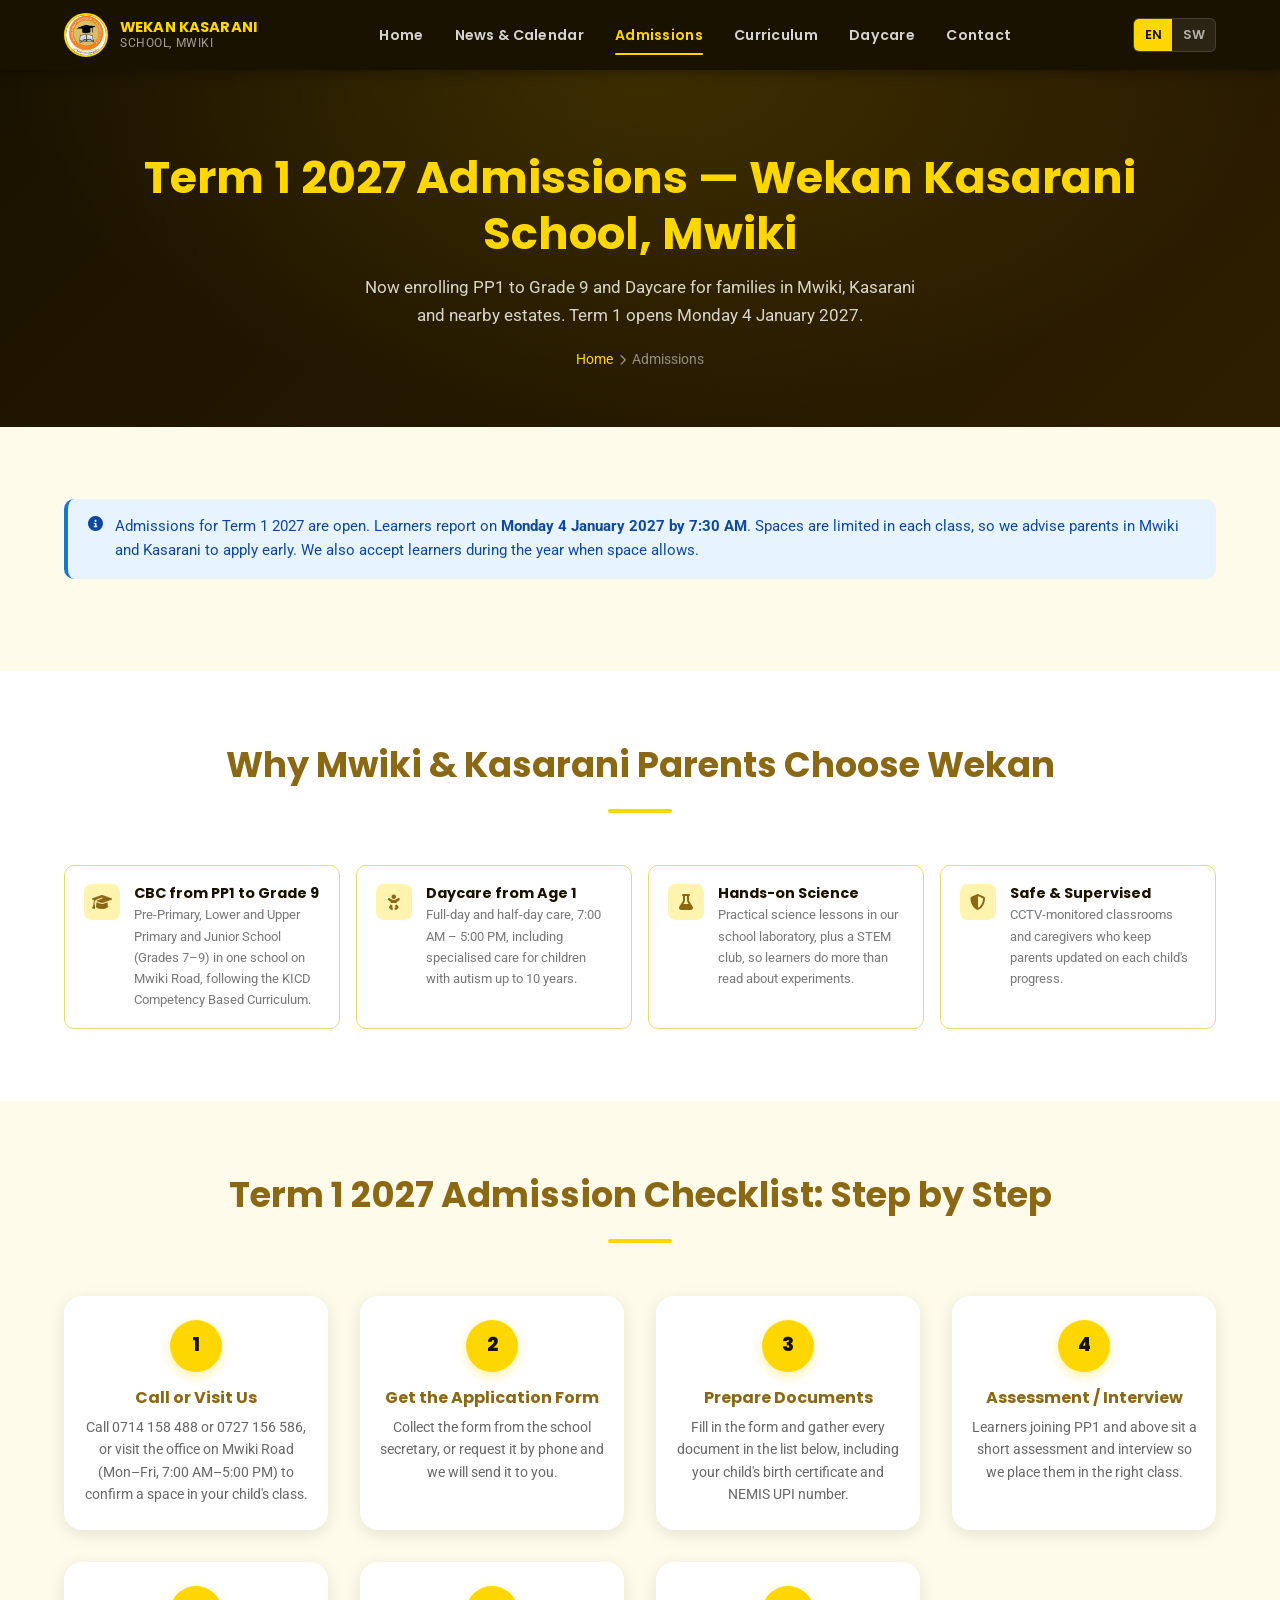
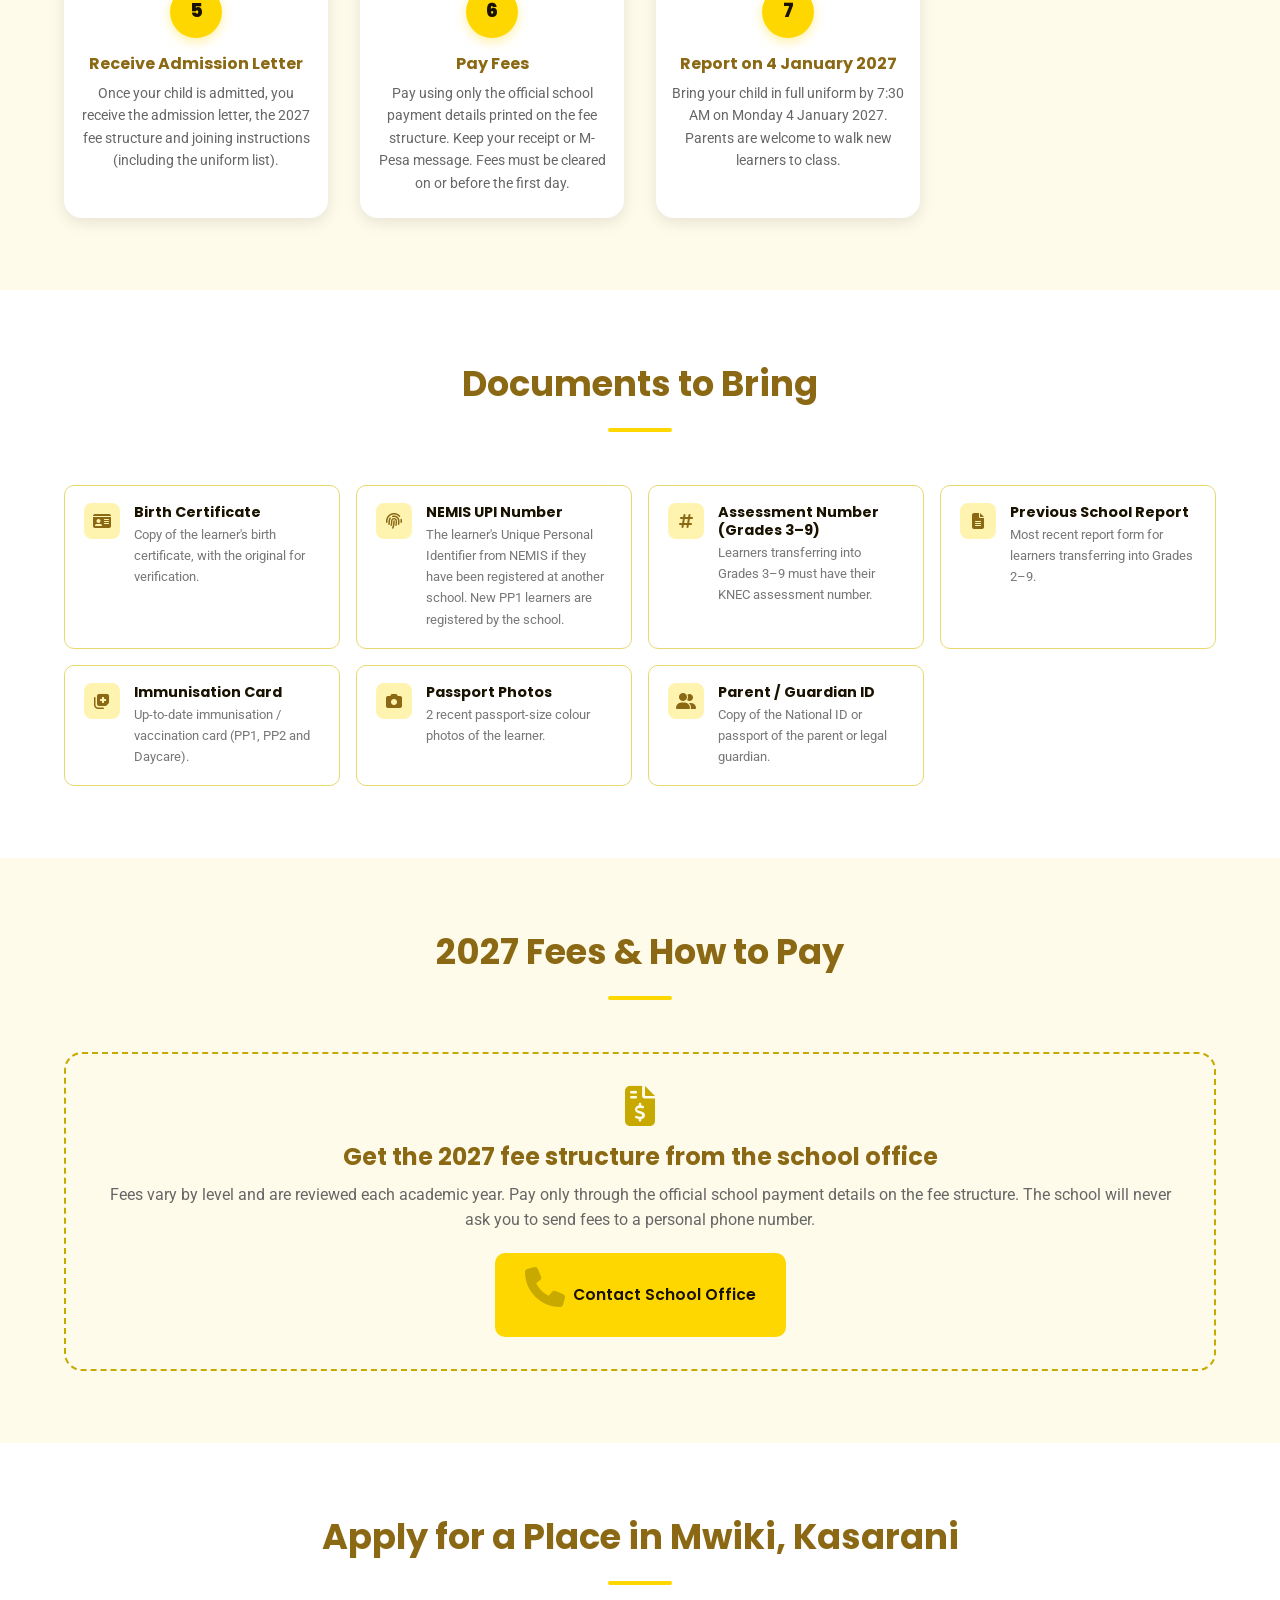
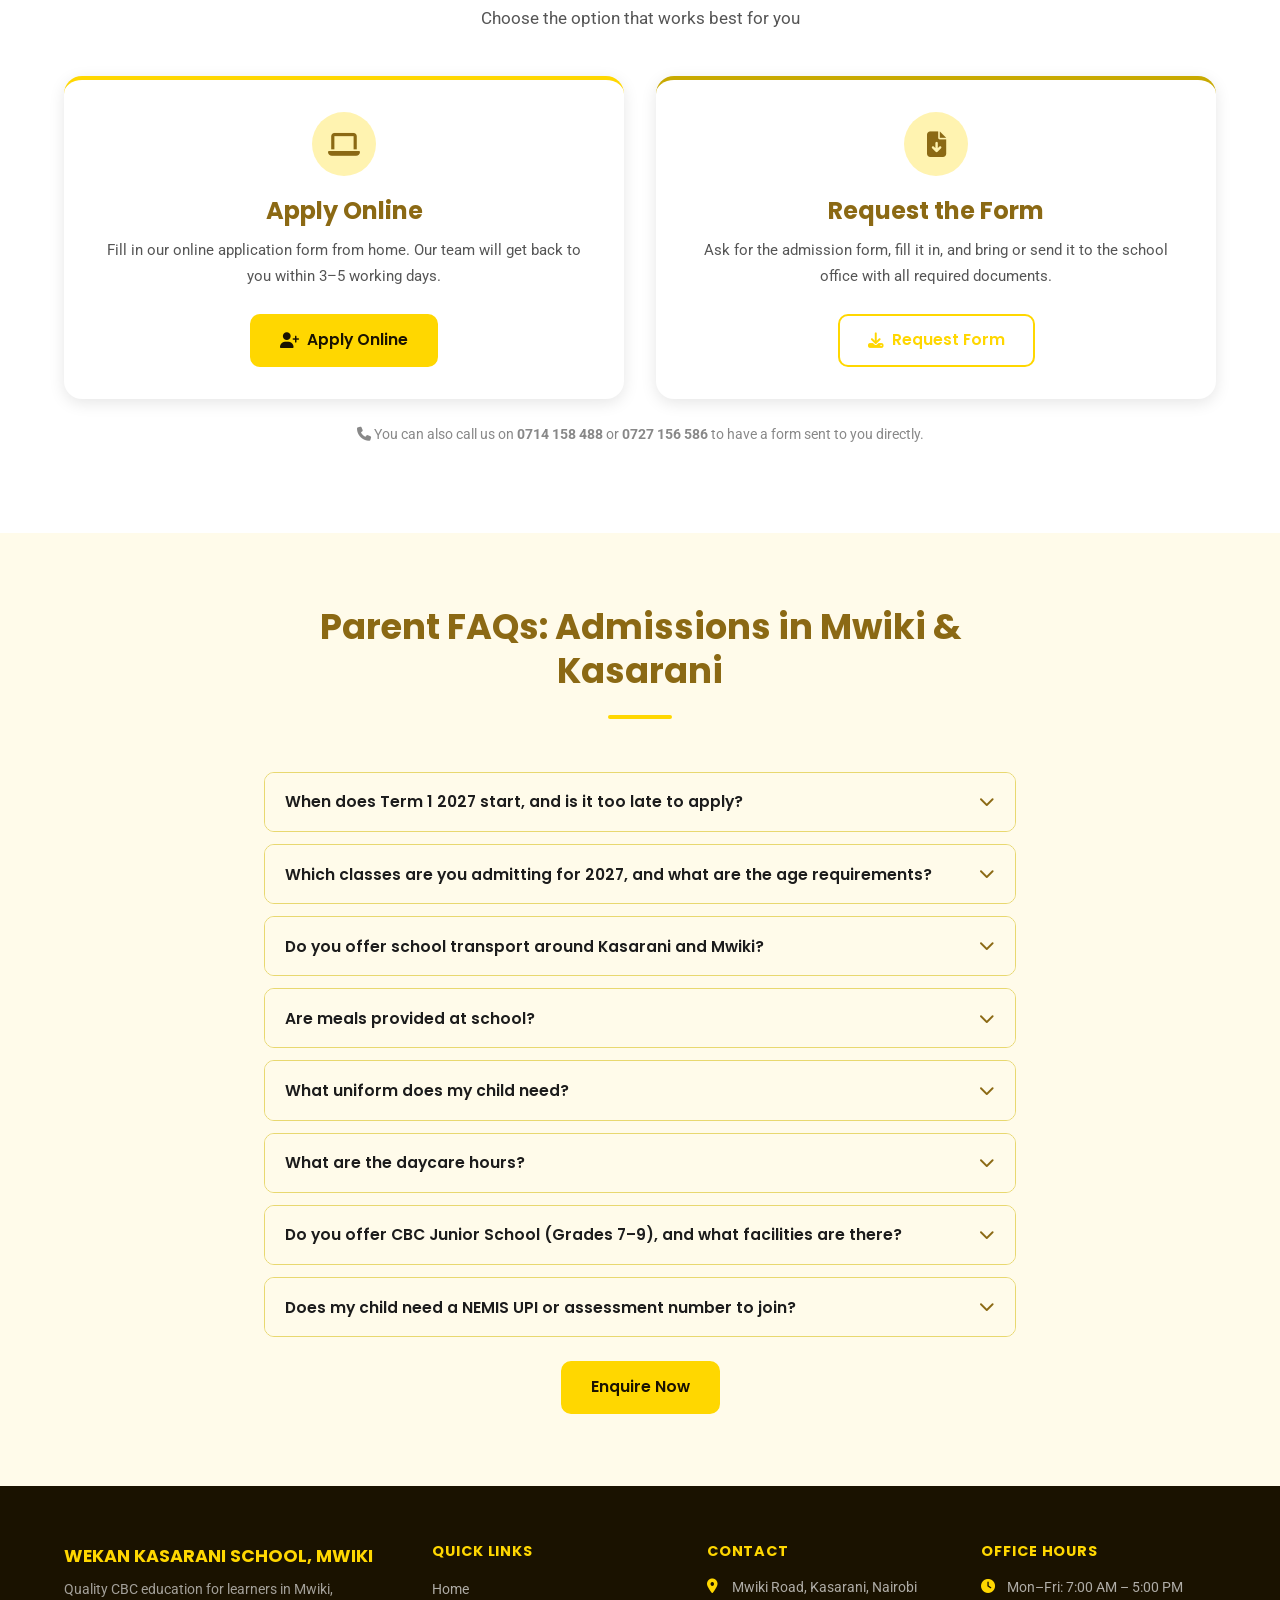
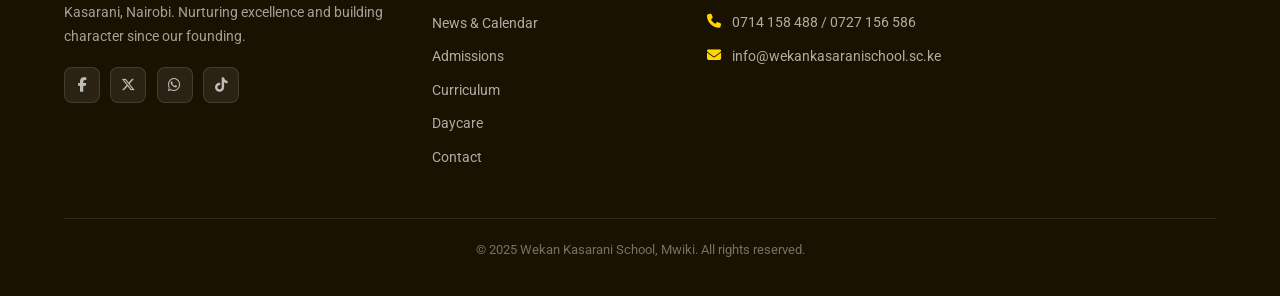
<file: admissions.html>
<!DOCTYPE html>
<html lang="en">
<head>
  <meta charset="UTF-8" />
  <meta name="viewport" content="width=device-width, initial-scale=1.0" />
  <meta name="description" content="Term 1 2027 admissions open (starts 4 Jan). CBC school PP1–Grade 9 & daycare on Mwiki Road, Kasarani. See the checklist, documents & fees." />
  <title>2027 Admissions – Wekan Kasarani School, Mwiki</title>
  <meta name="robots" content="index, follow, max-image-preview:large" />
  <link rel="canonical" href="https://wekankasaranischool.sc.ke/admissions.html" />
  <link rel="icon" type="image/jpeg" href="images/logo.jpg" />
  <link rel="apple-touch-icon" href="images/logo.jpg" />
  <meta name="theme-color" content="#f5b800" />
  <meta property="og:site_name" content="Wekan Kasarani School, Mwiki" />
  <meta property="og:type" content="website" />
  <meta property="og:locale" content="en_KE" />
  <meta property="og:url" content="https://wekankasaranischool.sc.ke/admissions.html" />
  <meta property="og:title" content="2027 Admissions – Wekan Kasarani School, Mwiki" />
  <meta property="og:description" content="Term 1 2027 admissions open (starts 4 Jan). CBC school PP1–Grade 9 & daycare on Mwiki Road, Kasarani. See the checklist, documents & fees." />
  <meta property="og:image" content="https://wekankasaranischool.sc.ke/images/students/image6.jpeg" />
  <meta property="og:image:alt" content="Learners at Wekan Kasarani School, Mwiki" />
  <meta name="twitter:card" content="summary_large_image" />
  <meta name="twitter:title" content="2027 Admissions – Wekan Kasarani School, Mwiki" />
  <meta name="twitter:description" content="Term 1 2027 admissions open (starts 4 Jan). CBC school PP1–Grade 9 & daycare on Mwiki Road, Kasarani. See the checklist, documents & fees." />
  <meta name="twitter:image" content="https://wekankasaranischool.sc.ke/images/students/image6.jpeg" />
  <script type="application/ld+json">
{
  "@context": "https://schema.org",
  "@type": "FAQPage",
  "mainEntity": [
    {
      "@type": "Question",
      "name": "When does Term 1 2027 start, and is it too late to apply?",
      "acceptedAnswer": {
        "@type": "Answer",
        "text": "Term 1 2027 opens on Monday 4 January 2027, and learners report by 7:30 AM. Half term runs from 19 to 28 February and the term closes on Friday 9 April 2027. We accept applications until each class is full, and also during the year when space allows, so apply as early as you can."
      }
    },
    {
      "@type": "Question",
      "name": "Which classes are you admitting for 2027, and what are the age requirements?",
      "acceptedAnswer": {
        "@type": "Answer",
        "text": "We admit learners from PP1 to Grade 9, plus Daycare for children aged one year and above. Children joining PP1 should be at least 4 years old by 1 January 2027, and PP2 learners at least 5 years old."
      }
    },
    {
      "@type": "Question",
      "name": "Do you offer school transport around Kasarani and Mwiki?",
      "acceptedAnswer": {
        "@type": "Answer",
        "text": "We do not currently run a school bus. The school is on Mwiki Road in Kasarani, and many families drop off their children or use the public transport that serves Mwiki Road. Our office can advise you on the best route from your estate."
      }
    },
    {
      "@type": "Question",
      "name": "Are meals provided at school?",
      "acceptedAnswer": {
        "@type": "Answer",
        "text": "Daycare children can be given nutritious snacks and meals as an optional service. For PP1 to Grade 9, the office will explain the current meal arrangements and any costs when you collect the 2027 fee structure."
      }
    },
    {
      "@type": "Question",
      "name": "What uniform does my child need?",
      "acceptedAnswer": {
        "@type": "Answer",
        "text": "All learners wear the school uniform in our colours, yellow and dark navy. The full uniform list, including where to buy it, is in the joining instructions you receive with the admission letter. Learners should report in full uniform on 4 January 2027."
      }
    },
    {
      "@type": "Question",
      "name": "What are the daycare hours?",
      "acceptedAnswer": {
        "@type": "Answer",
        "text": "Daycare is open Monday to Friday, 7:00 AM to 5:00 PM, with full-day and half-day options. It accepts children from one year old, including children with autism up to 10 years of age. See our Daycare page for details."
      }
    },
    {
      "@type": "Question",
      "name": "Do you offer CBC Junior School (Grades 7–9), and what facilities are there?",
      "acceptedAnswer": {
        "@type": "Answer",
        "text": "Yes. We teach the full CBC from Pre-Primary to Junior School (Grades 7–9). Junior School subjects include Integrated Science, Mathematics, Computer Science, Pre-Technical Studies, Business Studies and Creative Arts. Learners do practical work in our science laboratory and can join clubs such as STEM, debate, football and athletics. See our Curriculum page for the full subject list."
      }
    },
    {
      "@type": "Question",
      "name": "Does my child need a NEMIS UPI or assessment number to join?",
      "acceptedAnswer": {
        "@type": "Answer",
        "text": "If your child is moving from another school, bring their NEMIS UPI number so we can transfer their record. Learners joining Grades 3–9 must also have their KNEC assessment number. Children starting PP1 for the first time do not need a UPI number, because the school registers them on NEMIS using their birth certificate."
      }
    }
  ]
}
  </script>
  <link rel="stylesheet" href="css/main.css" />
  <link rel="stylesheet" href="css/components.css" />
  <link rel="stylesheet" href="css/responsive.css" />
  <link rel="stylesheet" href="https://cdnjs.cloudflare.com/ajax/libs/font-awesome/6.5.0/css/all.min.css" crossorigin="anonymous" referrerpolicy="no-referrer" />
  <style>
    .req-list {
      display: grid;
      grid-template-columns: repeat(auto-fit, minmax(260px, 1fr));
      gap: 1rem;
    }
    .req-item {
      display: flex;
      align-items: flex-start;
      gap: 0.85rem;
      padding: 1.1rem 1.2rem;
      background: #fff;
      border-radius: var(--radius);
      border: 1px solid var(--border-color);
      transition: border-color var(--transition), box-shadow var(--transition);
    }
    .req-item:hover {
      border-color: var(--primary);
      box-shadow: var(--shadow);
    }
    .req-icon {
      width: 36px;
      height: 36px;
      border-radius: 8px;
      background: var(--accent);
      display: flex;
      align-items: center;
      justify-content: center;
      color: var(--primary-deeper);
      font-size: 1rem;
      flex-shrink: 0;
    }
    .req-item h4 { font-size: 0.9rem; margin-bottom: 0.15rem; color: var(--bg-dark); }
    .req-item p  { font-size: 0.83rem; color: #777; margin-bottom: 0; }

    .fee-note-box {
      background: var(--bg-light);
      border: 2px dashed var(--primary-dark);
      border-radius: var(--radius-lg);
      padding: 2rem;
      text-align: center;
    }
    .fee-note-box i { font-size: 2.5rem; color: var(--primary-dark); margin-bottom: 1rem; display: block; }
    .fee-note-box h3 { margin-bottom: 0.6rem; }
    .fee-note-box p { color: #666; margin-bottom: 1.25rem; }
  </style>
</head>
<body>

  <!-- NAVBAR -->
  <nav class="navbar" role="navigation" aria-label="Main navigation">
    <div class="container">
      <a href="index.html" class="nav-logo" aria-label="Wekan Kasarani School home">
        <img src="images/logo.jpg" alt="Wekan Kasarani School logo" width="56" height="56" style="border-radius:50%;object-fit:cover;border:2px solid var(--primary);flex-shrink:0;" />
        <div class="nav-logo-text">
          <span class="school-name">WEKAN KASARANI</span>
          <span class="school-sub">SCHOOL, MWIKI</span>
        </div>
      </a>
      <ul class="nav-links" role="list">
        <li><a href="index.html" data-i18n="nav.home">Home</a></li>
        <li><a href="news.html" data-i18n="nav.news">News &amp; Calendar</a></li>
        <li><a href="admissions.html" class="active" data-i18n="nav.admissions">Admissions</a></li>
        <li><a href="curriculum.html" data-i18n="nav.curriculum">Curriculum</a></li>
        <li><a href="daycare.html" data-i18n="nav.daycare">Daycare</a></li>
        <li><a href="contact.html" data-i18n="nav.contact">Contact</a></li>
      </ul>
      <div class="nav-right">
        <div class="lang-toggle" role="group" aria-label="Language selector">
          <button data-lang-btn="en" class="active">EN</button>
          <button data-lang-btn="sw">SW</button>
        </div>
        <button class="hamburger" aria-label="Toggle menu" aria-expanded="false" aria-controls="mobile-nav">
          <span></span><span></span><span></span>
        </button>
      </div>
    </div>
  </nav>

  <div class="mobile-nav" id="mobile-nav">
    <a href="index.html" data-i18n="nav.home">Home</a>
    <a href="news.html" data-i18n="nav.news">News &amp; Calendar</a>
    <a href="admissions.html" class="active" data-i18n="nav.admissions">Admissions</a>
    <a href="curriculum.html" data-i18n="nav.curriculum">Curriculum</a>
    <a href="daycare.html" data-i18n="nav.daycare">Daycare</a>
    <a href="contact.html" data-i18n="nav.contact">Contact</a>
    <div class="mobile-lang">
      <button data-lang-btn="en" class="active">English</button>
      <button data-lang-btn="sw">Kiswahili</button>
    </div>
  </div>

  <main>
    <!-- PAGE HERO -->
    <div class="page-hero">
      <div class="container">
        <h1 data-i18n="admissions.title">Term 1 2027 Admissions — Wekan Kasarani School, Mwiki</h1>
        <p data-i18n="admissions.subtitle">Now enrolling PP1 to Grade 9 and Daycare for families in Mwiki, Kasarani and nearby estates. Term 1 opens Monday 4 January 2027.</p>
        <nav class="breadcrumb" aria-label="Breadcrumb">
          <a href="index.html" data-i18n="nav.home">Home</a>
          <span><i class="fas fa-chevron-right" style="font-size:0.7rem;"></i></span>
          <span data-i18n="nav.admissions">Admissions</span>
        </nav>
      </div>
    </div>

    <!-- INTRO -->
    <section class="section section--alt">
      <div class="container">
        <div class="alert alert-info">
          <i class="fas fa-info-circle"></i>
          <span data-i18n="admissions.intro">Admissions for Term 1 2027 are open. Learners report on <strong>Monday 4 January 2027 by 7:30 AM</strong>. Spaces are limited in each class, so we advise parents in Mwiki and Kasarani to apply early. We also accept learners during the year when space allows.</span>
        </div>
      </div>
    </section>

    <!-- WHY WEKAN -->
    <section class="section" aria-labelledby="why-heading">
      <div class="container">
        <div class="section-heading">
          <h2 id="why-heading" data-i18n="admissions.why.heading">Why Mwiki &amp; Kasarani Parents Choose Wekan</h2>
          <div class="underline"></div>
        </div>
        <div class="req-list">
          <div class="req-item">
            <div class="req-icon"><i class="fas fa-graduation-cap"></i></div>
            <div>
              <h4>CBC from PP1 to Grade 9</h4>
              <p>Pre-Primary, Lower and Upper Primary and Junior School (Grades 7–9) in one school on Mwiki Road, following the KICD Competency Based Curriculum.</p>
            </div>
          </div>
          <div class="req-item">
            <div class="req-icon"><i class="fas fa-baby"></i></div>
            <div>
              <h4>Daycare from Age 1</h4>
              <p>Full-day and half-day care, 7:00 AM – 5:00 PM, including specialised care for children with autism up to 10 years.</p>
            </div>
          </div>
          <div class="req-item">
            <div class="req-icon"><i class="fas fa-flask"></i></div>
            <div>
              <h4>Hands-on Science</h4>
              <p>Practical science lessons in our school laboratory, plus a STEM club, so learners do more than read about experiments.</p>
            </div>
          </div>
          <div class="req-item">
            <div class="req-icon"><i class="fas fa-shield-alt"></i></div>
            <div>
              <h4>Safe &amp; Supervised</h4>
              <p>CCTV-monitored classrooms and caregivers who keep parents updated on each child's progress.</p>
            </div>
          </div>
        </div>
      </div>
    </section>

    <!-- ADMISSIONS CHECKLIST -->
    <section class="section section--alt" aria-labelledby="how-heading">
      <div class="container">
        <div class="section-heading">
          <h2 id="how-heading" data-i18n="admissions.how.heading">Term 1 2027 Admission Checklist: Step by Step</h2>
          <div class="underline"></div>
        </div>
        <div class="steps-grid">
          <div class="step-item">
            <div class="step-number">1</div>
            <h3>Call or Visit Us</h3>
            <p>Call 0714 158 488 or 0727 156 586, or visit the office on Mwiki Road (Mon–Fri, 7:00 AM–5:00 PM) to confirm a space in your child's class.</p>
          </div>
          <div class="step-item">
            <div class="step-number">2</div>
            <h3>Get the Application Form</h3>
            <p>Collect the form from the school secretary, or request it by phone and we will send it to you.</p>
          </div>
          <div class="step-item">
            <div class="step-number">3</div>
            <h3>Prepare Documents</h3>
            <p>Fill in the form and gather every document in the list below, including your child's birth certificate and NEMIS UPI number.</p>
          </div>
          <div class="step-item">
            <div class="step-number">4</div>
            <h3>Assessment / Interview</h3>
            <p>Learners joining PP1 and above sit a short assessment and interview so we place them in the right class.</p>
          </div>
          <div class="step-item">
            <div class="step-number">5</div>
            <h3>Receive Admission Letter</h3>
            <p>Once your child is admitted, you receive the admission letter, the 2027 fee structure and joining instructions (including the uniform list).</p>
          </div>
          <div class="step-item">
            <div class="step-number">6</div>
            <h3>Pay Fees</h3>
            <p>Pay using only the official school payment details printed on the fee structure. Keep your receipt or M-Pesa message. Fees must be cleared on or before the first day.</p>
          </div>
          <div class="step-item">
            <div class="step-number">7</div>
            <h3>Report on 4 January 2027</h3>
            <p>Bring your child in full uniform by 7:30 AM on Monday 4 January 2027. Parents are welcome to walk new learners to class.</p>
          </div>
        </div>
      </div>
    </section>

    <!-- REQUIRED DOCUMENTS -->
    <section class="section" aria-labelledby="req-heading">
      <div class="container">
        <div class="section-heading">
          <h2 id="req-heading" data-i18n="admissions.requirements.heading">Documents to Bring</h2>
          <div class="underline"></div>
        </div>
        <div class="req-list">
          <div class="req-item">
            <div class="req-icon"><i class="fas fa-id-card"></i></div>
            <div>
              <h4>Birth Certificate</h4>
              <p>Copy of the learner's birth certificate, with the original for verification.</p>
            </div>
          </div>
          <div class="req-item">
            <div class="req-icon"><i class="fas fa-fingerprint"></i></div>
            <div>
              <h4>NEMIS UPI Number</h4>
              <p>The learner's Unique Personal Identifier from NEMIS if they have been registered at another school. New PP1 learners are registered by the school.</p>
            </div>
          </div>
          <div class="req-item">
            <div class="req-icon"><i class="fas fa-hashtag"></i></div>
            <div>
              <h4>Assessment Number (Grades 3–9)</h4>
              <p>Learners transferring into Grades 3–9 must have their KNEC assessment number.</p>
            </div>
          </div>
          <div class="req-item">
            <div class="req-icon"><i class="fas fa-file-alt"></i></div>
            <div>
              <h4>Previous School Report</h4>
              <p>Most recent report form for learners transferring into Grades 2–9.</p>
            </div>
          </div>
          <div class="req-item">
            <div class="req-icon"><i class="fas fa-notes-medical"></i></div>
            <div>
              <h4>Immunisation Card</h4>
              <p>Up-to-date immunisation / vaccination card (PP1, PP2 and Daycare).</p>
            </div>
          </div>
          <div class="req-item">
            <div class="req-icon"><i class="fas fa-camera"></i></div>
            <div>
              <h4>Passport Photos</h4>
              <p>2 recent passport-size colour photos of the learner.</p>
            </div>
          </div>
          <div class="req-item">
            <div class="req-icon"><i class="fas fa-user-friends"></i></div>
            <div>
              <h4>Parent / Guardian ID</h4>
              <p>Copy of the National ID or passport of the parent or legal guardian.</p>
            </div>
          </div>
        </div>
      </div>
    </section>

    <!-- FEES -->
    <section class="section section--alt" aria-labelledby="fees-heading">
      <div class="container">
        <div class="section-heading">
          <h2 id="fees-heading" data-i18n="admissions.fees.heading">2027 Fees &amp; How to Pay</h2>
          <div class="underline"></div>
        </div>
        <div class="fee-note-box">
          <i class="fas fa-file-invoice-dollar"></i>
          <h3>Get the 2027 fee structure from the school office</h3>
          <p data-i18n="admissions.fees.note">Fees vary by level and are reviewed each academic year. Pay only through the official school payment details on the fee structure. The school will never ask you to send fees to a personal phone number.</p>
          <a href="contact.html" class="btn btn-primary">
            <i class="fas fa-phone"></i> Contact School Office
          </a>
        </div>
      </div>
    </section>

    <!-- APPLY ONLINE / DOWNLOAD FORM -->
    <section class="section" aria-labelledby="apply-heading">
      <div class="container">
        <div class="section-heading">
          <h2 id="apply-heading">Apply for a Place in Mwiki, Kasarani</h2>
          <div class="underline"></div>
          <p>Choose the option that works best for you</p>
        </div>
        <div class="cards-grid" style="grid-template-columns: repeat(auto-fit, minmax(280px, 1fr)); gap: 2rem;">

          <!-- Online Application -->
          <div style="background:#fff; border-radius:var(--radius-lg); padding:2rem; box-shadow:var(--shadow); border-top:4px solid var(--primary); text-align:center;">
            <div style="width:64px;height:64px;background:var(--accent);border-radius:50%;display:flex;align-items:center;justify-content:center;margin:0 auto 1.25rem;color:var(--primary-deeper);font-size:1.6rem;">
              <i class="fas fa-laptop"></i>
            </div>
            <h3 style="margin-bottom:0.75rem;color:var(--primary-deeper);">Apply Online</h3>
            <p style="color:#555;font-size:0.95rem;line-height:1.7;margin-bottom:1.5rem;">Fill in our online application form from home. Our team will get back to you within 3–5 working days.</p>
            <a href="contact.html" class="btn btn-primary" style="display:inline-flex;">
              <i class="fas fa-user-plus"></i> Apply Online
            </a>
          </div>

          <!-- Download Form -->
          <div style="background:#fff; border-radius:var(--radius-lg); padding:2rem; box-shadow:var(--shadow); border-top:4px solid var(--primary-dark); text-align:center;">
            <div style="width:64px;height:64px;background:var(--accent);border-radius:50%;display:flex;align-items:center;justify-content:center;margin:0 auto 1.25rem;color:var(--primary-deeper);font-size:1.6rem;">
              <i class="fas fa-file-download"></i>
            </div>
            <h3 style="margin-bottom:0.75rem;color:var(--primary-deeper);">Request the Form</h3>
            <p style="color:#555;font-size:0.95rem;line-height:1.7;margin-bottom:1.5rem;">Ask for the admission form, fill it in, and bring or send it to the school office with all required documents.</p>
            <a href="contact.html" class="btn btn-outline" style="display:inline-flex;">
              <i class="fas fa-download"></i> Request Form
            </a>
          </div>

        </div>
        <p style="text-align:center;color:#888;font-size:0.88rem;margin-top:1.5rem;">
          <i class="fas fa-phone"></i> You can also call us on <strong>0714 158 488</strong> or <strong>0727 156 586</strong> to have a form sent to you directly.
        </p>
      </div>
    </section>

    <!-- FAQ -->
    <section class="section section--alt" aria-labelledby="faq-heading">
      <div class="container" style="max-width:800px;">
        <div class="section-heading">
          <h2 id="faq-heading" data-i18n="admissions.faq.heading">Parent FAQs: Admissions in Mwiki &amp; Kasarani</h2>
          <div class="underline"></div>
        </div>

        <div class="accordion-item">
          <button class="accordion-header" aria-expanded="false">
            When does Term 1 2027 start, and is it too late to apply?
            <i class="fas fa-chevron-down"></i>
          </button>
          <div class="accordion-body">
            <p>Term 1 2027 opens on Monday 4 January 2027, and learners report by 7:30 AM. Half term runs from 19 to 28 February and the term closes on Friday 9 April 2027. We accept applications until each class is full, and also during the year when space allows, so apply as early as you can.</p>
          </div>
        </div>

        <div class="accordion-item">
          <button class="accordion-header" aria-expanded="false">
            Which classes are you admitting for 2027, and what are the age requirements?
            <i class="fas fa-chevron-down"></i>
          </button>
          <div class="accordion-body">
            <p>We admit learners from PP1 to Grade 9, plus Daycare for children aged one year and above. Children joining PP1 should be at least 4 years old by 1 January 2027, and PP2 learners at least 5 years old.</p>
          </div>
        </div>

        <div class="accordion-item">
          <button class="accordion-header" aria-expanded="false">
            Do you offer school transport around Kasarani and Mwiki?
            <i class="fas fa-chevron-down"></i>
          </button>
          <div class="accordion-body">
            <p>We do not currently run a school bus. The school is on Mwiki Road in Kasarani, and many families drop off their children or use the public transport that serves Mwiki Road. Our office can advise you on the best route from your estate.</p>
          </div>
        </div>

        <div class="accordion-item">
          <button class="accordion-header" aria-expanded="false">
            Are meals provided at school?
            <i class="fas fa-chevron-down"></i>
          </button>
          <div class="accordion-body">
            <p>Daycare children can be given nutritious snacks and meals as an optional service. For PP1 to Grade 9, the office will explain the current meal arrangements and any costs when you collect the 2027 fee structure.</p>
          </div>
        </div>

        <div class="accordion-item">
          <button class="accordion-header" aria-expanded="false">
            What uniform does my child need?
            <i class="fas fa-chevron-down"></i>
          </button>
          <div class="accordion-body">
            <p>All learners wear the school uniform in our colours, yellow and dark navy. The full uniform list, including where to buy it, is in the joining instructions you receive with the admission letter. Learners should report in full uniform on 4 January 2027.</p>
          </div>
        </div>

        <div class="accordion-item">
          <button class="accordion-header" aria-expanded="false">
            What are the daycare hours?
            <i class="fas fa-chevron-down"></i>
          </button>
          <div class="accordion-body">
            <p>Daycare is open Monday to Friday, 7:00 AM to 5:00 PM, with full-day and half-day options. It accepts children from one year old, including children with autism up to 10 years of age. See our <a href="daycare.html">Daycare page</a> for details.</p>
          </div>
        </div>

        <div class="accordion-item">
          <button class="accordion-header" aria-expanded="false">
            Do you offer CBC Junior School (Grades 7–9), and what facilities are there?
            <i class="fas fa-chevron-down"></i>
          </button>
          <div class="accordion-body">
            <p>Yes. We teach the full CBC from Pre-Primary to Junior School (Grades 7–9). Junior School subjects include Integrated Science, Mathematics, Computer Science, Pre-Technical Studies, Business Studies and Creative Arts. Learners do practical work in our science laboratory and can join clubs such as STEM, debate, football and athletics. See our <a href="curriculum.html">Curriculum page</a> for the full subject list.</p>
          </div>
        </div>

        <div class="accordion-item">
          <button class="accordion-header" aria-expanded="false">
            Does my child need a NEMIS UPI or assessment number to join?
            <i class="fas fa-chevron-down"></i>
          </button>
          <div class="accordion-body">
            <p>If your child is moving from another school, bring their NEMIS UPI number so we can transfer their record. Learners joining Grades 3–9 must also have their KNEC assessment number. Children starting PP1 for the first time do not need a UPI number, because the school registers them on NEMIS using their birth certificate.</p>
          </div>
        </div>

        <div class="text-center mt-3">
          <a href="contact.html" class="btn btn-primary" data-i18n="admissions.cta">
            <i class="fas fa-envelope"></i> Enquire Now
          </a>
        </div>
      </div>
    </section>

  </main>

  <!-- FOOTER -->
  <footer class="footer" role="contentinfo">
    <div class="container">
      <div class="footer-grid">
        <div class="footer-brand">
          <div class="school-name-footer">WEKAN KASARANI SCHOOL, MWIKI</div>
          <p data-i18n="footer.about">Quality CBC education for learners in Mwiki, Kasarani, Nairobi.</p>
          <div class="social-links">
            <a href="https://www.facebook.com/profile.php?id=61564678975640" target="_blank" rel="noopener noreferrer" aria-label="Facebook"><i class="fab fa-facebook-f"></i></a>
            <a href="#" aria-label="Twitter/X"><i class="fab fa-x-twitter"></i></a>
            <a href="https://wa.me/254714158488" target="_blank" rel="noopener" aria-label="Chat with us on WhatsApp"><i class="fab fa-whatsapp"></i></a>
            <a href="https://www.tiktok.com/@wekankasaranischool?_r=1&amp;_t=ZS-9BTzHWrUTlV" target="_blank" rel="noopener noreferrer" aria-label="TikTok"><i class="fab fa-tiktok"></i></a>
          </div>
        </div>
        <div class="footer-col">
          <h4 data-i18n="footer.quicklinks">Quick Links</h4>
          <ul>
            <li><a href="index.html" data-i18n="nav.home">Home</a></li>
            <li><a href="news.html" data-i18n="nav.news">News &amp; Calendar</a></li>
            <li><a href="admissions.html" data-i18n="nav.admissions">Admissions</a></li>
            <li><a href="curriculum.html" data-i18n="nav.curriculum">Curriculum</a></li>
            <li><a href="daycare.html" data-i18n="nav.daycare">Daycare</a></li>
            <li><a href="contact.html" data-i18n="nav.contact">Contact</a></li>
          </ul>
        </div>
        <div class="footer-col">
          <h4 data-i18n="footer.contact">Contact</h4>
          <div class="footer-contact-item"><i class="fas fa-map-marker-alt"></i><span>Mwiki Road, Kasarani, Nairobi</span></div>
          <div class="footer-contact-item"><i class="fas fa-phone"></i><span>0714 158 488 / 0727 156 586</span></div>
          <div class="footer-contact-item"><i class="fas fa-envelope"></i><span>info@wekankasaranischool.sc.ke</span></div>
        </div>
        <div class="footer-col">
          <h4>Office Hours</h4>
          <div class="footer-contact-item"><i class="fas fa-clock"></i><span>Mon–Fri: 7:00 AM – 5:00 PM</span></div>
        </div>
      </div>
    </div>
    <div class="footer-bottom">
      <p data-i18n="footer.copyright">© 2025 Wekan Kasarani School, Mwiki. All rights reserved.</p>
    </div>
  </footer>

  <script src="js/main.js"></script>
  <script src="js/i18n.js"></script>
</body>
</html>
</file>
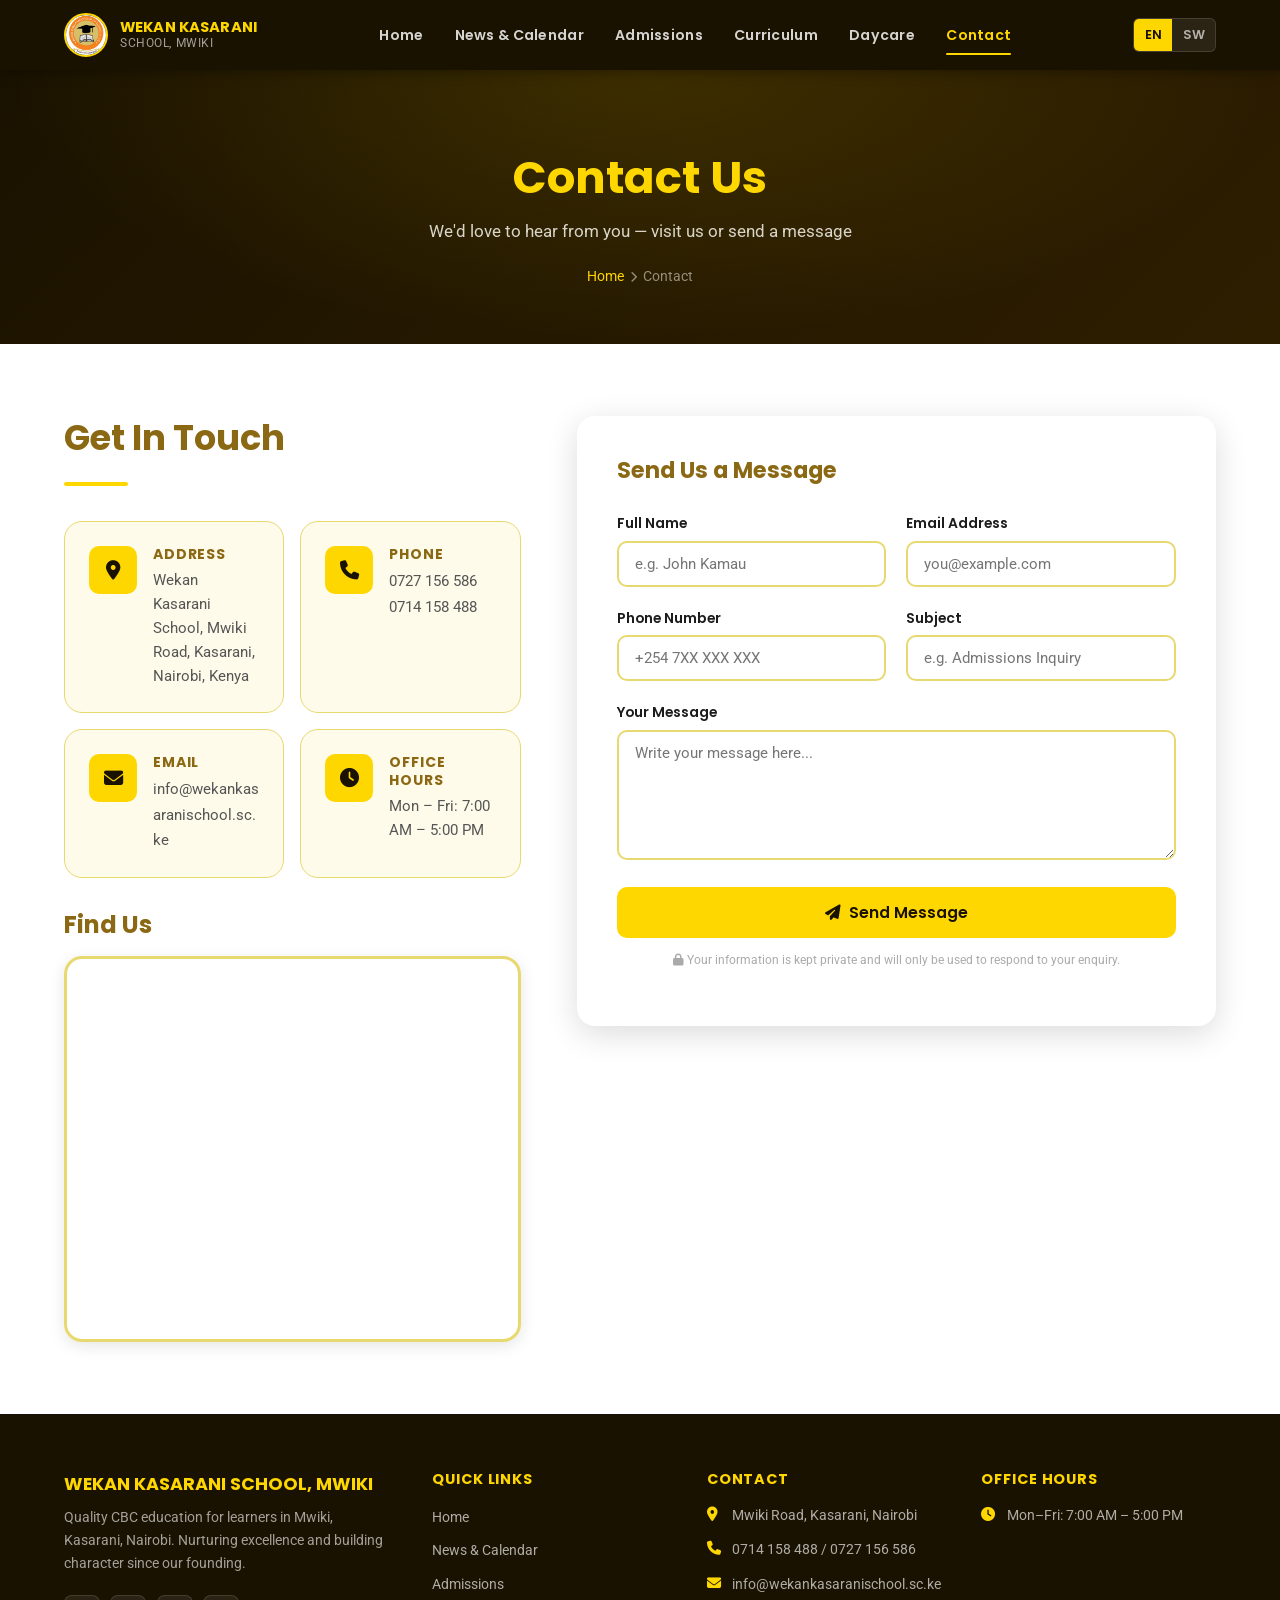
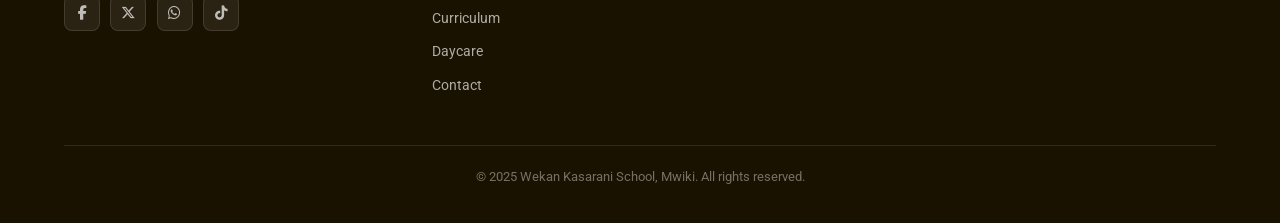
<file: contact.html>
<!DOCTYPE html>
<html lang="en">
<head>
  <meta charset="UTF-8" />
  <meta name="viewport" content="width=device-width, initial-scale=1.0" />
  <meta name="description" content="Contact Wekan Kasarani School on Mwiki Road, Kasarani, Nairobi. Call 0727 156 586 or 0714 158 488, email us, or find us on the map. Office open Mon–Fri, 7 AM–5 PM." />
  <title>Contact — Wekan Kasarani School, Mwiki</title>
  <meta name="robots" content="index, follow, max-image-preview:large" />
  <link rel="canonical" href="https://wekankasaranischool.sc.ke/contact.html" />
  <link rel="icon" type="image/jpeg" href="images/logo.jpg" />
  <link rel="apple-touch-icon" href="images/logo.jpg" />
  <meta name="theme-color" content="#f5b800" />
  <meta property="og:site_name" content="Wekan Kasarani School, Mwiki" />
  <meta property="og:type" content="website" />
  <meta property="og:locale" content="en_KE" />
  <meta property="og:url" content="https://wekankasaranischool.sc.ke/contact.html" />
  <meta property="og:title" content="Contact — Wekan Kasarani School, Mwiki" />
  <meta property="og:description" content="Contact Wekan Kasarani School on Mwiki Road, Kasarani, Nairobi. Call 0727 156 586 or 0714 158 488, email us, or find us on the map. Office open Mon–Fri, 7 AM–5 PM." />
  <meta property="og:image" content="https://wekankasaranischool.sc.ke/images/students/image6.jpeg" />
  <meta property="og:image:alt" content="Learners at Wekan Kasarani School, Mwiki" />
  <meta name="twitter:card" content="summary_large_image" />
  <meta name="twitter:title" content="Contact — Wekan Kasarani School, Mwiki" />
  <meta name="twitter:description" content="Contact Wekan Kasarani School on Mwiki Road, Kasarani, Nairobi. Call 0727 156 586 or 0714 158 488, email us, or find us on the map. Office open Mon–Fri, 7 AM–5 PM." />
  <meta name="twitter:image" content="https://wekankasaranischool.sc.ke/images/students/image6.jpeg" />
  <link rel="stylesheet" href="css/main.css" />
  <link rel="stylesheet" href="css/components.css" />
  <link rel="stylesheet" href="css/responsive.css" />
  <link rel="stylesheet" href="https://cdnjs.cloudflare.com/ajax/libs/font-awesome/6.5.0/css/all.min.css" crossorigin="anonymous" referrerpolicy="no-referrer" />
  <style>
    .contact-layout {
      display: grid;
      grid-template-columns: 1fr 1.4fr;
      gap: 3.5rem;
      align-items: start;
    }

    .contact-info-grid {
      display: grid;
      grid-template-columns: 1fr 1fr;
      gap: 1rem;
      margin-bottom: 2rem;
    }

    .form-box {
      background: #fff;
      border-radius: var(--radius-lg);
      box-shadow: var(--shadow-md);
      padding: 2.5rem;
    }

    .form-box h2 {
      margin-bottom: 1.75rem;
      font-size: 1.4rem;
    }

    #form-success {
      display: none;
      padding: 1rem 1.25rem;
      background: #e8f5e9;
      border-left: 4px solid #2e7d32;
      border-radius: var(--radius);
      color: #1b5e20;
      font-size: 0.94rem;
      margin-bottom: 1.25rem;
    }

    @media (max-width: 900px) {
      .contact-layout { grid-template-columns: 1fr; }
      .contact-info-grid { grid-template-columns: 1fr; }
    }

    @media (max-width: 480px) {
      .form-box { padding: 1.5rem; }
    }
  </style>
</head>
<body>

  <!-- NAVBAR -->
  <nav class="navbar" role="navigation" aria-label="Main navigation">
    <div class="container">
      <a href="index.html" class="nav-logo" aria-label="Wekan Kasarani School home">
        <img src="images/logo.jpg" alt="Wekan Kasarani School logo" width="56" height="56" style="border-radius:50%;object-fit:cover;border:2px solid var(--primary);flex-shrink:0;" />
        <div class="nav-logo-text">
          <span class="school-name">WEKAN KASARANI</span>
          <span class="school-sub">SCHOOL, MWIKI</span>
        </div>
      </a>
      <ul class="nav-links" role="list">
        <li><a href="index.html" data-i18n="nav.home">Home</a></li>
        <li><a href="news.html" data-i18n="nav.news">News &amp; Calendar</a></li>
        <li><a href="admissions.html" data-i18n="nav.admissions">Admissions</a></li>
        <li><a href="curriculum.html" data-i18n="nav.curriculum">Curriculum</a></li>
        <li><a href="daycare.html" data-i18n="nav.daycare">Daycare</a></li>
        <li><a href="contact.html" class="active" data-i18n="nav.contact">Contact</a></li>
      </ul>
      <div class="nav-right">
        <div class="lang-toggle" role="group" aria-label="Language selector">
          <button data-lang-btn="en" class="active">EN</button>
          <button data-lang-btn="sw">SW</button>
        </div>
        <button class="hamburger" aria-label="Toggle menu" aria-expanded="false" aria-controls="mobile-nav">
          <span></span><span></span><span></span>
        </button>
      </div>
    </div>
  </nav>

  <div class="mobile-nav" id="mobile-nav">
    <a href="index.html" data-i18n="nav.home">Home</a>
    <a href="news.html" data-i18n="nav.news">News &amp; Calendar</a>
    <a href="admissions.html" data-i18n="nav.admissions">Admissions</a>
    <a href="curriculum.html" data-i18n="nav.curriculum">Curriculum</a>
    <a href="daycare.html" data-i18n="nav.daycare">Daycare</a>
    <a href="contact.html" class="active" data-i18n="nav.contact">Contact</a>
    <div class="mobile-lang">
      <button data-lang-btn="en" class="active">English</button>
      <button data-lang-btn="sw">Kiswahili</button>
    </div>
  </div>

  <main>
    <!-- PAGE HERO -->
    <div class="page-hero">
      <div class="container">
        <h1 data-i18n="contact.title">Contact Us</h1>
        <p data-i18n="contact.subtitle">We'd love to hear from you — visit us or send a message</p>
        <nav class="breadcrumb" aria-label="Breadcrumb">
          <a href="index.html" data-i18n="nav.home">Home</a>
          <span><i class="fas fa-chevron-right" style="font-size:0.7rem;"></i></span>
          <span data-i18n="nav.contact">Contact</span>
        </nav>
      </div>
    </div>

    <!-- CONTACT SECTION -->
    <section class="section">
      <div class="container">
        <div class="contact-layout">

          <!-- LEFT: Info -->
          <div>
            <div class="section-heading" style="text-align:left; margin-bottom:1.75rem;">
              <h2 data-i18n="contact.info.heading">Get In Touch</h2>
              <div class="underline" style="margin:0.5rem 0 0;"></div>
            </div>

            <div class="contact-info-grid">
              <div class="contact-info-card">
                <div class="contact-icon"><i class="fas fa-map-marker-alt"></i></div>
                <div>
                  <h4 data-i18n="contact.address.label">Address</h4>
                  <p data-i18n="contact.address.value">Wekan Kasarani School, Mwiki, Nairobi, Kenya</p>
                </div>
              </div>
              <div class="contact-info-card">
                <div class="contact-icon"><i class="fas fa-phone"></i></div>
                <div>
                  <h4 data-i18n="contact.phone.label">Phone</h4>
                  <a href="tel:0727156586" style="color:#555;font-size:0.94rem;">0727 156 586</a><br>
                  <a href="tel:0714158488" style="color:#555;font-size:0.94rem;">0714 158 488</a>
                </div>
              </div>
              <div class="contact-info-card">
                <div class="contact-icon"><i class="fas fa-envelope"></i></div>
                <div>
                  <h4 data-i18n="contact.email.label">Email</h4>
                  <a href="mailto:info@wekankasaranischool.sc.ke" style="color:#555;font-size:0.94rem;word-break:break-all;">info@wekankasaranischool.sc.ke</a>
                </div>
              </div>
              <div class="contact-info-card">
                <div class="contact-icon"><i class="fas fa-clock"></i></div>
                <div>
                  <h4 data-i18n="contact.hours.label">Office Hours</h4>
                  <p data-i18n="contact.hours.value">Mon – Fri: 7:00 AM – 5:00 PM</p>
                </div>
              </div>
            </div>

            <!-- Map -->
            <div>
              <h3 style="margin-bottom:1rem;" data-i18n="contact.map.heading">Find Us</h3>
              <div class="map-wrapper">
                <!-- Google Maps embed for Mwiki, Kasarani, Nairobi -->
                <iframe
                  src="https://www.google.com/maps?q=-1.2222174,36.9342582&amp;z=17&amp;output=embed"
                  allowfullscreen=""
                  loading="lazy"
                  referrerpolicy="no-referrer-when-downgrade"
                  title="Map showing Mwiki, Kasarani, Nairobi — location of Wekan Kasarani School"
                ></iframe>
              </div>
            </div>
          </div>

          <!-- RIGHT: Form -->
          <div>
            <div class="form-box">
              <h2 data-i18n="contact.form.heading">Send Us a Message</h2>
              <div id="form-success" role="alert" aria-live="polite"></div>
              <form id="contact-form" novalidate>

                <div class="form-row">
                  <div class="form-group">
                    <label for="form-name" data-i18n="contact.form.name">Full Name</label>
                    <input
                      type="text"
                      id="form-name"
                      name="name"
                      class="form-control"
                      placeholder="e.g. John Kamau"
                      autocomplete="name"
                      required
                    />
                    <div class="form-feedback" id="form-name-error" role="alert"></div>
                  </div>
                  <div class="form-group">
                    <label for="form-email" data-i18n="contact.form.email">Email Address</label>
                    <input
                      type="email"
                      id="form-email"
                      name="email"
                      class="form-control"
                      placeholder="you@example.com"
                      autocomplete="email"
                      required
                    />
                    <div class="form-feedback" id="form-email-error" role="alert"></div>
                  </div>
                </div>

                <div class="form-row">
                  <div class="form-group">
                    <label for="form-phone" data-i18n="contact.form.phone">Phone Number</label>
                    <input
                      type="tel"
                      id="form-phone"
                      name="phone"
                      class="form-control"
                      placeholder="+254 7XX XXX XXX"
                      autocomplete="tel"
                    />
                  </div>
                  <div class="form-group">
                    <label for="form-subject" data-i18n="contact.form.subject">Subject</label>
                    <input
                      type="text"
                      id="form-subject"
                      name="subject"
                      class="form-control"
                      placeholder="e.g. Admissions Inquiry"
                    />
                  </div>
                </div>

                <div class="form-group">
                  <label for="form-message" data-i18n="contact.form.message">Your Message</label>
                  <textarea
                    id="form-message"
                    name="message"
                    class="form-control"
                    placeholder="Write your message here..."
                    required
                  ></textarea>
                  <div class="form-feedback" id="form-message-error" role="alert"></div>
                </div>

                <button type="submit" class="btn btn-primary" style="width:100%; justify-content:center;">
                  <i class="fas fa-paper-plane"></i>
                  <span data-i18n="contact.form.send">Send Message</span>
                </button>

                <p style="font-size:0.78rem;color:#aaa;margin-top:0.75rem;text-align:center;">
                  <i class="fas fa-lock" style="font-size:0.75rem;"></i>
                  Your information is kept private and will only be used to respond to your enquiry.
                </p>

              </form>
            </div>
          </div>

        </div>
      </div>
    </section>
  </main>

  <!-- FOOTER -->
  <footer class="footer" role="contentinfo">
    <div class="container">
      <div class="footer-grid">
        <div class="footer-brand">
          <div class="school-name-footer">WEKAN KASARANI SCHOOL, MWIKI</div>
          <p data-i18n="footer.about">Quality CBC/CBE education for learners in Mwiki, Kasarani, Nairobi.</p>
          <div class="social-links">
            <a href="https://www.facebook.com/profile.php?id=61564678975640" target="_blank" rel="noopener noreferrer" aria-label="Facebook"><i class="fab fa-facebook-f"></i></a>
            <a href="#" aria-label="Twitter/X"><i class="fab fa-x-twitter"></i></a>
            <a href="https://wa.me/254714158488" target="_blank" rel="noopener" aria-label="Chat with us on WhatsApp"><i class="fab fa-whatsapp"></i></a>
            <a href="https://www.tiktok.com/@wekankasaranischool?_r=1&amp;_t=ZS-9BTzHWrUTlV" target="_blank" rel="noopener noreferrer" aria-label="TikTok"><i class="fab fa-tiktok"></i></a>
          </div>
        </div>
        <div class="footer-col">
          <h4 data-i18n="footer.quicklinks">Quick Links</h4>
          <ul>
            <li><a href="index.html" data-i18n="nav.home">Home</a></li>
            <li><a href="news.html" data-i18n="nav.news">News &amp; Calendar</a></li>
            <li><a href="admissions.html" data-i18n="nav.admissions">Admissions</a></li>
            <li><a href="curriculum.html" data-i18n="nav.curriculum">Curriculum</a></li>
            <li><a href="daycare.html" data-i18n="nav.daycare">Daycare</a></li>
            <li><a href="contact.html" data-i18n="nav.contact">Contact</a></li>
          </ul>
        </div>
        <div class="footer-col">
          <h4 data-i18n="footer.contact">Contact</h4>
          <div class="footer-contact-item"><i class="fas fa-map-marker-alt"></i><span>Mwiki Road, Kasarani, Nairobi</span></div>
          <div class="footer-contact-item"><i class="fas fa-phone"></i><span>0714 158 488 / 0727 156 586</span></div>
          <div class="footer-contact-item"><i class="fas fa-envelope"></i><span>info@wekankasaranischool.sc.ke</span></div>
        </div>
        <div class="footer-col">
          <h4>Office Hours</h4>
          <div class="footer-contact-item"><i class="fas fa-clock"></i><span>Mon–Fri: 7:00 AM – 5:00 PM</span></div>
        </div>
      </div>
    </div>
    <div class="footer-bottom">
      <p data-i18n="footer.copyright">© 2025 Wekan Kasarani School, Mwiki. All rights reserved.</p>
    </div>
  </footer>

  <script src="js/main.js"></script>
  <script src="js/i18n.js"></script>
</body>
</html>
</file>
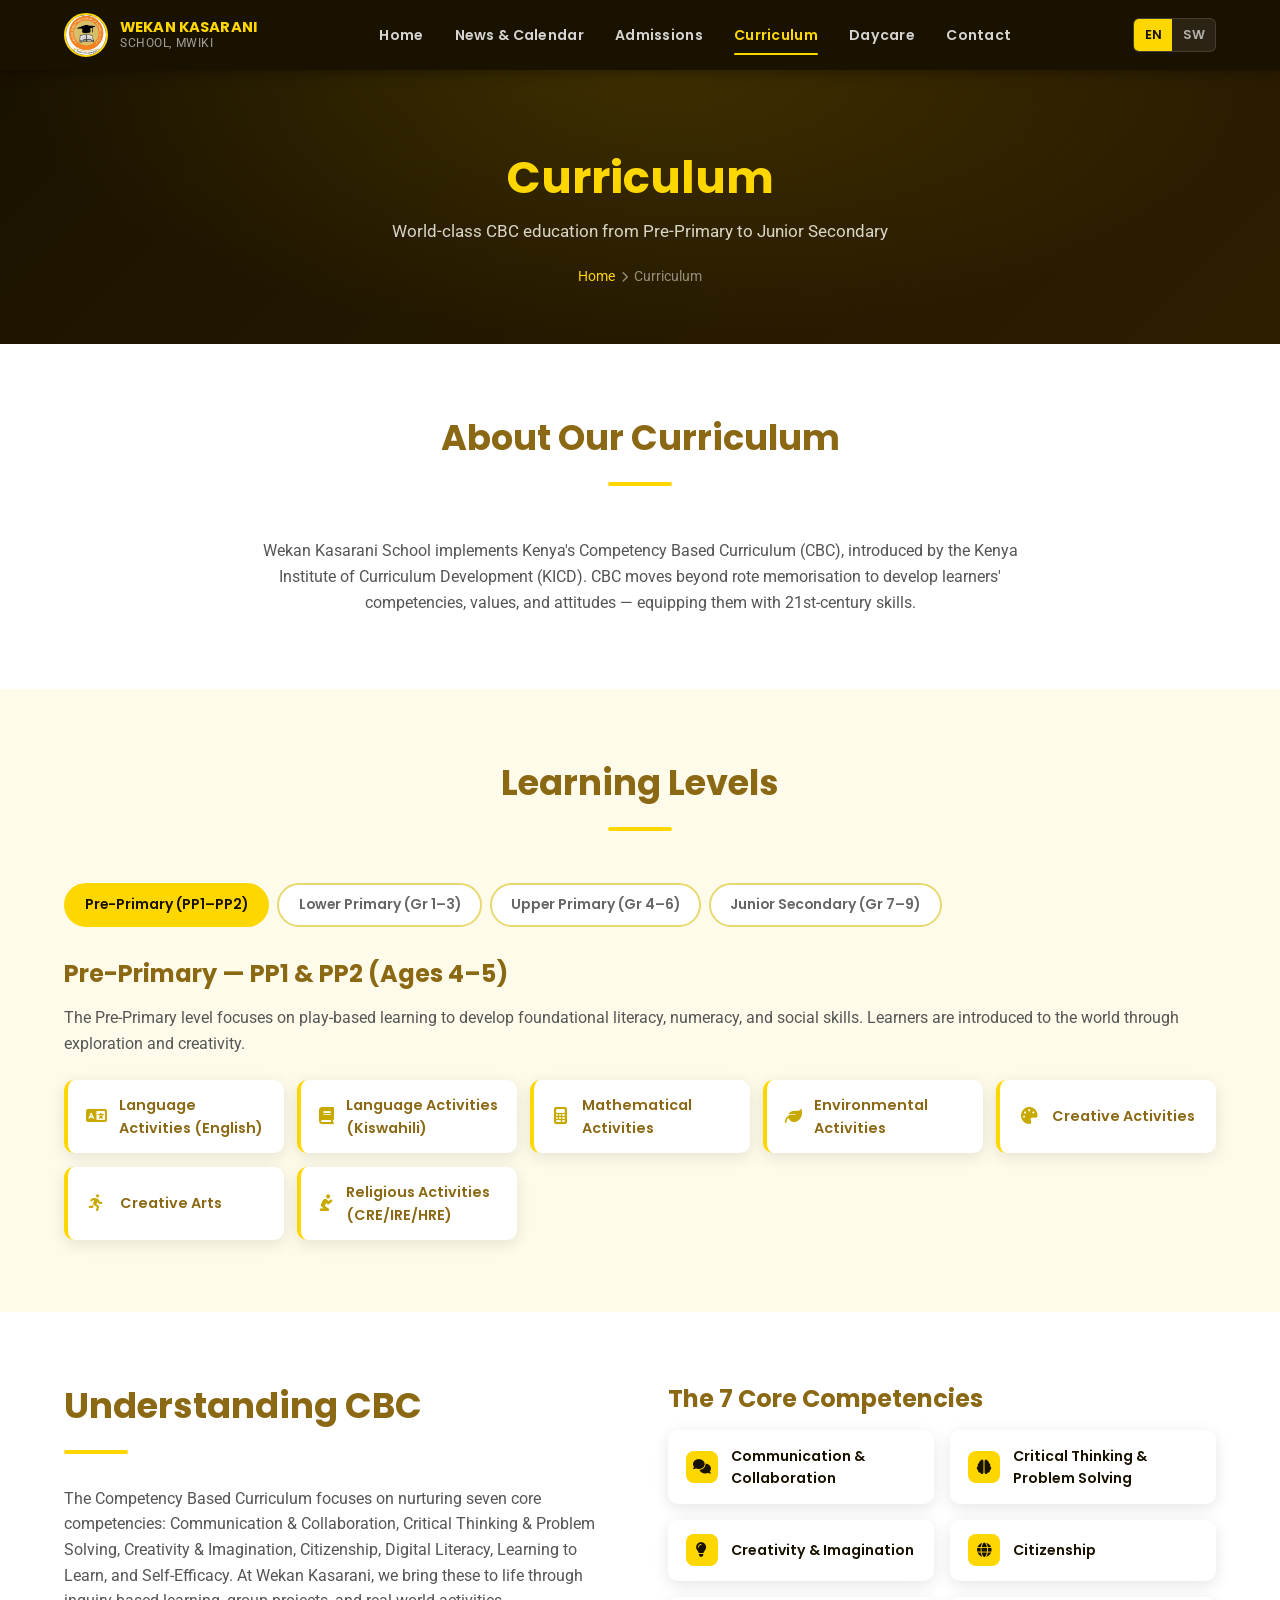
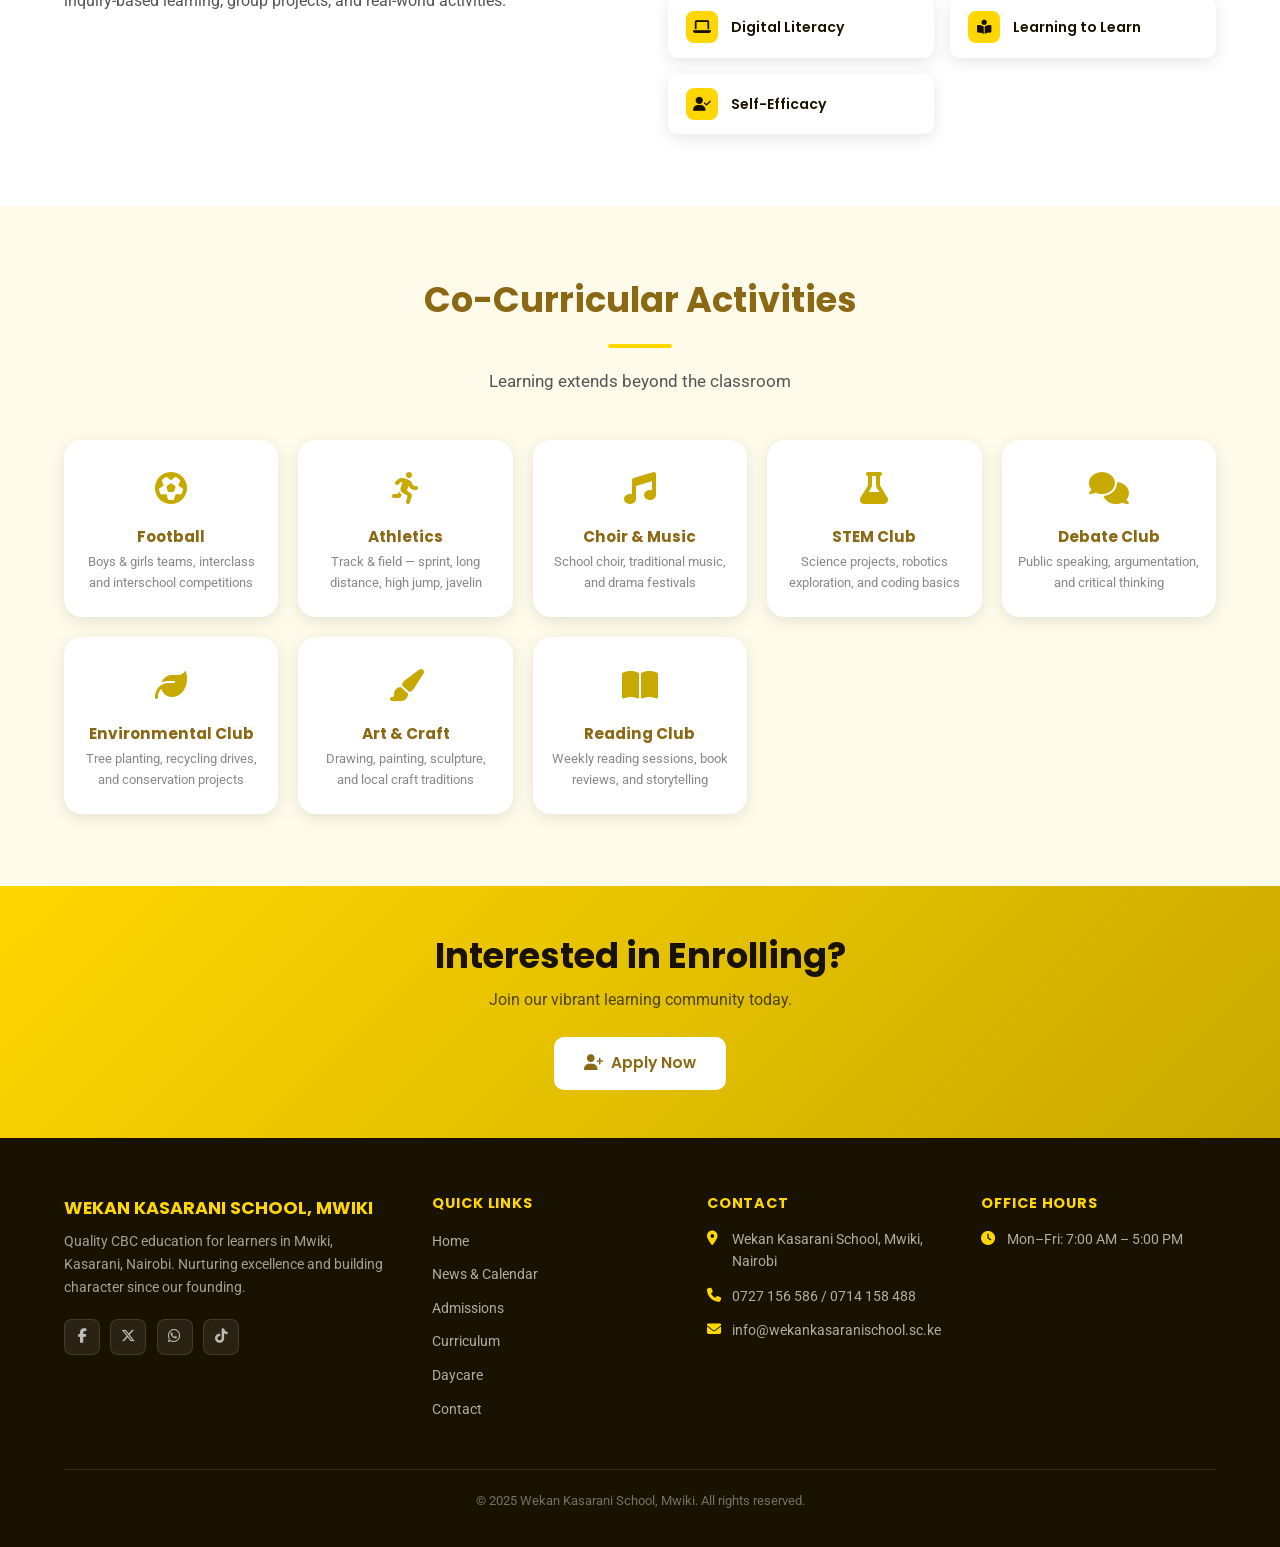
<file: curriculum.html>
<!DOCTYPE html>
<html lang="en">
<head>
  <meta charset="UTF-8" />
  <meta name="viewport" content="width=device-width, initial-scale=1.0" />
  <meta name="description" content="CBC curriculum at Wekan Kasarani School, Mwiki: Pre-Primary, Lower & Upper Primary and Junior School (Grades 7–9), with science lab, STEM, debate and sports." />
  <title>Curriculum — Wekan Kasarani School, Mwiki</title>
  <meta name="robots" content="index, follow, max-image-preview:large" />
  <link rel="canonical" href="https://wekankasaranischool.sc.ke/curriculum.html" />
  <link rel="icon" type="image/jpeg" href="images/logo.jpg" />
  <link rel="apple-touch-icon" href="images/logo.jpg" />
  <meta name="theme-color" content="#f5b800" />
  <meta property="og:site_name" content="Wekan Kasarani School, Mwiki" />
  <meta property="og:type" content="website" />
  <meta property="og:locale" content="en_KE" />
  <meta property="og:url" content="https://wekankasaranischool.sc.ke/curriculum.html" />
  <meta property="og:title" content="Curriculum — Wekan Kasarani School, Mwiki" />
  <meta property="og:description" content="CBC curriculum at Wekan Kasarani School, Mwiki: Pre-Primary, Lower & Upper Primary and Junior School (Grades 7–9), with science lab, STEM, debate and sports." />
  <meta property="og:image" content="https://wekankasaranischool.sc.ke/images/students/image6.jpeg" />
  <meta property="og:image:alt" content="Learners at Wekan Kasarani School, Mwiki" />
  <meta name="twitter:card" content="summary_large_image" />
  <meta name="twitter:title" content="Curriculum — Wekan Kasarani School, Mwiki" />
  <meta name="twitter:description" content="CBC curriculum at Wekan Kasarani School, Mwiki: Pre-Primary, Lower & Upper Primary and Junior School (Grades 7–9), with science lab, STEM, debate and sports." />
  <meta name="twitter:image" content="https://wekankasaranischool.sc.ke/images/students/image6.jpeg" />
  <link rel="stylesheet" href="css/main.css" />
  <link rel="stylesheet" href="css/components.css" />
  <link rel="stylesheet" href="css/responsive.css" />
  <link rel="stylesheet" href="https://cdnjs.cloudflare.com/ajax/libs/font-awesome/6.5.0/css/all.min.css" crossorigin="anonymous" referrerpolicy="no-referrer" />
  <style>
    .cbc-competencies {
      display: grid;
      grid-template-columns: repeat(auto-fit, minmax(240px, 1fr));
      gap: 1rem;
    }
    .competency-item {
      display: flex;
      align-items: center;
      gap: 0.85rem;
      padding: 0.9rem 1.1rem;
      background: #fff;
      border-radius: var(--radius);
      box-shadow: var(--shadow);
      font-family: 'Poppins', sans-serif;
      font-weight: 600;
      font-size: 0.88rem;
      color: var(--bg-dark);
    }
    .competency-item i {
      width: 32px;
      height: 32px;
      background: var(--primary);
      border-radius: 8px;
      display: flex;
      align-items: center;
      justify-content: center;
      color: var(--bg-dark);
      font-size: 0.9rem;
      flex-shrink: 0;
    }
    .cocurr-grid {
      display: grid;
      grid-template-columns: repeat(auto-fit, minmax(200px, 1fr));
      gap: 1.25rem;
    }
    .cocurr-item {
      text-align: center;
      padding: 1.5rem 1rem;
      background: #fff;
      border-radius: var(--radius-lg);
      box-shadow: var(--shadow);
      transition: transform var(--transition), box-shadow var(--transition);
    }
    .cocurr-item:hover { transform: translateY(-4px); box-shadow: var(--shadow-md); }
    .cocurr-icon {
      font-size: 2rem;
      color: var(--primary-dark);
      margin-bottom: 0.75rem;
    }
    .cocurr-item h4 { font-size: 0.95rem; color: var(--primary-deeper); margin-bottom: 0.3rem; }
    .cocurr-item p  { font-size: 0.82rem; color: #888; margin-bottom: 0; }
    .level-panel { display: block; }
    .level-panel[hidden] { display: none; }
  </style>
</head>
<body>

  <!-- NAVBAR -->
  <nav class="navbar" role="navigation" aria-label="Main navigation">
    <div class="container">
      <a href="index.html" class="nav-logo" aria-label="Wekan Kasarani School home">
        <img src="images/logo.jpg" alt="Wekan Kasarani School logo" width="56" height="56" style="border-radius:50%;object-fit:cover;border:2px solid var(--primary);flex-shrink:0;" />
        <div class="nav-logo-text">
          <span class="school-name">WEKAN KASARANI</span>
          <span class="school-sub">SCHOOL, MWIKI</span>
        </div>
      </a>
      <ul class="nav-links" role="list">
        <li><a href="index.html" data-i18n="nav.home">Home</a></li>
        <li><a href="news.html" data-i18n="nav.news">News &amp; Calendar</a></li>
        <li><a href="admissions.html" data-i18n="nav.admissions">Admissions</a></li>
        <li><a href="curriculum.html" class="active" data-i18n="nav.curriculum">Curriculum</a></li>
        <li><a href="daycare.html" data-i18n="nav.daycare">Daycare</a></li>
        <li><a href="contact.html" data-i18n="nav.contact">Contact</a></li>
      </ul>
      <div class="nav-right">
        <div class="lang-toggle" role="group" aria-label="Language selector">
          <button data-lang-btn="en" class="active">EN</button>
          <button data-lang-btn="sw">SW</button>
        </div>
        <button class="hamburger" aria-label="Toggle menu" aria-expanded="false" aria-controls="mobile-nav">
          <span></span><span></span><span></span>
        </button>
      </div>
    </div>
  </nav>

  <div class="mobile-nav" id="mobile-nav">
    <a href="index.html" data-i18n="nav.home">Home</a>
    <a href="news.html" data-i18n="nav.news">News &amp; Calendar</a>
    <a href="admissions.html" data-i18n="nav.admissions">Admissions</a>
    <a href="curriculum.html" class="active" data-i18n="nav.curriculum">Curriculum</a>
    <a href="daycare.html" data-i18n="nav.daycare">Daycare</a>
    <a href="contact.html" data-i18n="nav.contact">Contact</a>
    <div class="mobile-lang">
      <button data-lang-btn="en" class="active">English</button>
      <button data-lang-btn="sw">Kiswahili</button>
    </div>
  </div>

  <main>
    <!-- PAGE HERO -->
    <div class="page-hero">
      <div class="container">
        <h1 data-i18n="curriculum.title">Curriculum</h1>
        <p data-i18n="curriculum.subtitle">World-class CBC education from Pre-Primary to Junior Secondary</p>
        <nav class="breadcrumb" aria-label="Breadcrumb">
          <a href="index.html" data-i18n="nav.home">Home</a>
          <span><i class="fas fa-chevron-right" style="font-size:0.7rem;"></i></span>
          <span data-i18n="nav.curriculum">Curriculum</span>
        </nav>
      </div>
    </div>

    <!-- OVERVIEW -->
    <section class="section" aria-labelledby="overview-heading">
      <div class="container">
        <div class="section-heading">
          <h2 id="overview-heading" data-i18n="curriculum.overview.heading">About Our Curriculum</h2>
          <div class="underline"></div>
        </div>
        <p style="max-width:760px;margin:0 auto 0; text-align:center; color:#555; font-size:1.02rem;" data-i18n="curriculum.overview.body">Wekan Kasarani School implements Kenya's Competency Based Curriculum (CBC), introduced by the Kenya Institute of Curriculum Development (KICD).</p>
      </div>
    </section>

    <!-- LEVELS (TABS) -->
    <section class="section section--alt" aria-labelledby="levels-heading">
      <div class="container">
        <div class="section-heading">
          <h2 id="levels-heading" data-i18n="curriculum.levels.heading">Learning Levels</h2>
          <div class="underline"></div>
        </div>

        <!-- Tabs -->
        <div class="level-tabs" role="tablist">
          <button class="level-tab" data-target="level-pp" role="tab" aria-selected="true">Pre-Primary (PP1–PP2)</button>
          <button class="level-tab" data-target="level-lp" role="tab" aria-selected="false">Lower Primary (Gr 1–3)</button>
          <button class="level-tab" data-target="level-up" role="tab" aria-selected="false">Upper Primary (Gr 4–6)</button>
          <button class="level-tab" data-target="level-js" role="tab" aria-selected="false">Junior Secondary (Gr 7–9)</button>
        </div>

        <!-- PP1–PP2 -->
        <div class="level-panel" id="level-pp" role="tabpanel">
          <h3 style="margin-bottom:1rem; color:var(--primary-deeper);">Pre-Primary — PP1 &amp; PP2 (Ages 4–5)</h3>
          <p style="color:#555; margin-bottom:1.5rem;">The Pre-Primary level focuses on play-based learning to develop foundational literacy, numeracy, and social skills. Learners are introduced to the world through exploration and creativity.</p>
          <div class="subjects-grid">
            <div class="subject-card"><i class="fas fa-language"></i> Language Activities (English)</div>
            <div class="subject-card"><i class="fas fa-book"></i> Language Activities (Kiswahili)</div>
            <div class="subject-card"><i class="fas fa-calculator"></i> Mathematical Activities</div>
            <div class="subject-card"><i class="fas fa-leaf"></i> Environmental Activities</div>
            <div class="subject-card"><i class="fas fa-palette"></i> Creative Activities</div>
            <div class="subject-card"><i class="fas fa-running"></i> Creative Arts</div>
            <div class="subject-card"><i class="fas fa-pray"></i> Religious Activities (CRE/IRE/HRE)</div>
          </div>
        </div>

        <!-- Lower Primary -->
        <div class="level-panel" id="level-lp" role="tabpanel" hidden>
          <h3 style="margin-bottom:1rem; color:var(--primary-deeper);">Lower Primary — Grades 1–3 (Ages 6–8)</h3>
          <p style="color:#555; margin-bottom:1.5rem;">Learners build core literacy and numeracy skills while developing scientific, social, and creative thinking. Kiswahili is used as the language of instruction in early grades.</p>
          <div class="subjects-grid">
            <div class="subject-card"><i class="fas fa-book-open"></i> Literacy Activities (English)</div>
            <div class="subject-card"><i class="fas fa-book"></i> Kiswahili (Kusoma na Kuandika)</div>
            <div class="subject-card"><i class="fas fa-calculator"></i> Mathematical Activities</div>
            <div class="subject-card"><i class="fas fa-globe-africa"></i> Environmental &amp; Social Studies</div>
            <div class="subject-card"><i class="fas fa-microscope"></i> Science &amp; Technology</div>
            <div class="subject-card"><i class="fas fa-music"></i> Creative Arts &amp; Sports</div>
            <div class="subject-card"><i class="fas fa-pray"></i> Religious Education (CRE/IRE/HRE)</div>
            <div class="subject-card"><i class="fas fa-users"></i> Social Skills</div>
          </div>
        </div>

        <!-- Upper Primary -->
        <div class="level-panel" id="level-up" role="tabpanel" hidden>
          <h3 style="margin-bottom:1rem; color:var(--primary-deeper);">Upper Primary — Grades 4–6 (Ages 9–11)</h3>
          <p style="color:#555; margin-bottom:1.5rem;">Learners deepen subject knowledge and begin to apply skills in real-world contexts. Emphasis is placed on critical thinking, problem solving, and STEM fundamentals.</p>
          <div class="subjects-grid">
            <div class="subject-card"><i class="fas fa-book-open"></i> English</div>
            <div class="subject-card"><i class="fas fa-book"></i> Kiswahili</div>
            <div class="subject-card"><i class="fas fa-calculator"></i> Mathematics</div>
            <div class="subject-card"><i class="fas fa-flask"></i> Integrated Science</div>
            <div class="subject-card"><i class="fas fa-globe-africa"></i> Social Studies</div>
            <div class="subject-card"><i class="fas fa-seedling"></i> Agriculture &amp; Nutrition</div>
            <div class="subject-card"><i class="fas fa-laptop"></i> Creative Arts &amp; Sports</div>
            <div class="subject-card"><i class="fas fa-pray"></i> Religious Education (CRE/IRE/HRE)</div>
            <div class="subject-card"><i class="fas fa-wrench"></i> Pre-Technical &amp; Pre-Career Education</div>
          </div>
        </div>

        <!-- Junior Secondary -->
        <div class="level-panel" id="level-js" role="tabpanel" hidden>
          <h3 style="margin-bottom:1rem; color:var(--primary-deeper);">Junior Secondary — Grades 7–9 (Ages 12–14)</h3>
          <p style="color:#555; margin-bottom:1.5rem;">Junior Secondary expands into distinct subject areas. Learners are guided to identify and develop their talents and career interests through a broad curriculum.</p>
          <div class="subjects-grid">
            <div class="subject-card"><i class="fas fa-book-open"></i> English</div>
            <div class="subject-card"><i class="fas fa-book"></i> Kiswahili / KSL</div>
            <div class="subject-card"><i class="fas fa-calculator"></i> Mathematics</div>
            <div class="subject-card"><i class="fas fa-flask"></i> Integrated Science</div>
            <div class="subject-card"><i class="fas fa-globe-africa"></i> Social Studies</div>
            <div class="subject-card"><i class="fas fa-pray"></i> Religious Education (CRE/IRE/HRE)</div>
            <div class="subject-card"><i class="fas fa-dumbbell"></i> Health Education</div>
            <div class="subject-card"><i class="fas fa-paint-brush"></i> Creative Arts</div>
            <div class="subject-card"><i class="fas fa-laptop-code"></i> Computer Science</div>
            <div class="subject-card"><i class="fas fa-business-time"></i> Business Studies</div>
            <div class="subject-card"><i class="fas fa-tools"></i> Home Science / Pre-Technical</div>
            <div class="subject-card"><i class="fas fa-language"></i> Foreign Languages (optional)</div>
          </div>
        </div>

      </div>
    </section>

    <!-- CBC EXPLANATION -->
    <section class="section" aria-labelledby="cbc-heading">
      <div class="container">
        <div style="display:grid;grid-template-columns:1fr 1fr;gap:3.5rem;align-items:start;" class="two-col">
          <div>
            <div class="section-heading" style="text-align:left;margin-bottom:1.5rem;">
              <h2 id="cbc-heading" data-i18n="curriculum.cbc.heading">Understanding CBC</h2>
              <div class="underline" style="margin:0.5rem 0 0;"></div>
            </div>
            <p style="color:#555;" data-i18n="curriculum.cbc.body">The Competency Based Curriculum focuses on nurturing seven core competencies...</p>
          </div>
          <div>
            <h3 style="margin-bottom:1rem;">The 7 Core Competencies</h3>
            <div class="cbc-competencies">
              <div class="competency-item"><i class="fas fa-comments"></i> Communication &amp; Collaboration</div>
              <div class="competency-item"><i class="fas fa-brain"></i> Critical Thinking &amp; Problem Solving</div>
              <div class="competency-item"><i class="fas fa-lightbulb"></i> Creativity &amp; Imagination</div>
              <div class="competency-item"><i class="fas fa-globe"></i> Citizenship</div>
              <div class="competency-item"><i class="fas fa-laptop"></i> Digital Literacy</div>
              <div class="competency-item"><i class="fas fa-book-reader"></i> Learning to Learn</div>
              <div class="competency-item"><i class="fas fa-user-check"></i> Self-Efficacy</div>
            </div>
          </div>
        </div>
      </div>
    </section>

    <!-- CO-CURRICULAR -->
    <section class="section section--alt" aria-labelledby="cocurr-heading">
      <div class="container">
        <div class="section-heading">
          <h2 id="cocurr-heading" data-i18n="curriculum.cocurricular.heading">Co-Curricular Activities</h2>
          <div class="underline"></div>
          <p data-i18n="curriculum.cocurricular.subheading">Learning extends beyond the classroom</p>
        </div>
        <div class="cocurr-grid">
          <div class="cocurr-item">
            <div class="cocurr-icon"><i class="fas fa-futbol"></i></div>
            <h4>Football</h4>
            <p>Boys &amp; girls teams, interclass and interschool competitions</p>
          </div>
          <div class="cocurr-item">
            <div class="cocurr-icon"><i class="fas fa-running"></i></div>
            <h4>Athletics</h4>
            <p>Track &amp; field — sprint, long distance, high jump, javelin</p>
          </div>
          <div class="cocurr-item">
            <div class="cocurr-icon"><i class="fas fa-music"></i></div>
            <h4>Choir &amp; Music</h4>
            <p>School choir, traditional music, and drama festivals</p>
          </div>
          <div class="cocurr-item">
            <div class="cocurr-icon"><i class="fas fa-flask"></i></div>
            <h4>STEM Club</h4>
            <p>Science projects, robotics exploration, and coding basics</p>
          </div>
          <div class="cocurr-item">
            <div class="cocurr-icon"><i class="fas fa-comments"></i></div>
            <h4>Debate Club</h4>
            <p>Public speaking, argumentation, and critical thinking</p>
          </div>
          <div class="cocurr-item">
            <div class="cocurr-icon"><i class="fas fa-leaf"></i></div>
            <h4>Environmental Club</h4>
            <p>Tree planting, recycling drives, and conservation projects</p>
          </div>
          <div class="cocurr-item">
            <div class="cocurr-icon"><i class="fas fa-paint-brush"></i></div>
            <h4>Art &amp; Craft</h4>
            <p>Drawing, painting, sculpture, and local craft traditions</p>
          </div>
          <div class="cocurr-item">
            <div class="cocurr-icon"><i class="fas fa-book-open"></i></div>
            <h4>Reading Club</h4>
            <p>Weekly reading sessions, book reviews, and storytelling</p>
          </div>
        </div>
      </div>
    </section>

    <!-- CTA -->
    <section style="background:linear-gradient(135deg,var(--primary) 0%,var(--primary-dark) 100%);padding:3rem 0;text-align:center;" aria-label="Call to action">
      <div class="container">
        <h2 style="color:var(--bg-dark);margin-bottom:0.6rem;">Interested in Enrolling?</h2>
        <p style="color:rgba(0,0,0,0.65);margin-bottom:1.5rem;">Join our vibrant learning community today.</p>
        <a href="admissions.html" class="btn btn-white">
          <i class="fas fa-user-plus"></i>
          <span data-i18n="hero.cta">Apply Now</span>
        </a>
      </div>
    </section>
  </main>

  <!-- FOOTER -->
  <footer class="footer" role="contentinfo">
    <div class="container">
      <div class="footer-grid">
        <div class="footer-brand">
          <div class="school-name-footer">WEKAN KASARANI SCHOOL, MWIKI</div>
          <p data-i18n="footer.about">Quality CBC education for learners.</p>
          <div class="social-links">
            <a href="https://www.facebook.com/profile.php?id=61564678975640" target="_blank" rel="noopener noreferrer" aria-label="Facebook"><i class="fab fa-facebook-f"></i></a>
            <a href="#" aria-label="Twitter/X"><i class="fab fa-x-twitter"></i></a>
            <a href="https://wa.me/254714158488" target="_blank" rel="noopener" aria-label="Chat with us on WhatsApp"><i class="fab fa-whatsapp"></i></a>
            <a href="https://www.tiktok.com/@wekankasaranischool?_r=1&amp;_t=ZS-9BTzHWrUTlV" target="_blank" rel="noopener noreferrer" aria-label="TikTok"><i class="fab fa-tiktok"></i></a>
          </div>
        </div>
        <div class="footer-col">
          <h4 data-i18n="footer.quicklinks">Quick Links</h4>
          <ul>
            <li><a href="index.html" data-i18n="nav.home">Home</a></li>
            <li><a href="news.html" data-i18n="nav.news">News &amp; Calendar</a></li>
            <li><a href="admissions.html" data-i18n="nav.admissions">Admissions</a></li>
            <li><a href="curriculum.html" data-i18n="nav.curriculum">Curriculum</a></li>
            <li><a href="daycare.html" data-i18n="nav.daycare">Daycare</a></li>
            <li><a href="contact.html" data-i18n="nav.contact">Contact</a></li>
          </ul>
        </div>
        <div class="footer-col">
          <h4 data-i18n="footer.contact">Contact</h4>
          <div class="footer-contact-item"><i class="fas fa-map-marker-alt"></i><span>Wekan Kasarani School, Mwiki, Nairobi</span></div>
          <div class="footer-contact-item"><i class="fas fa-phone"></i><span>0727 156 586 / 0714 158 488</span></div>
          <div class="footer-contact-item"><i class="fas fa-envelope"></i><span>info@wekankasaranischool.sc.ke</span></div>
        </div>
        <div class="footer-col">
          <h4>Office Hours</h4>
          <div class="footer-contact-item"><i class="fas fa-clock"></i><span>Mon–Fri: 7:00 AM – 5:00 PM</span></div>
        </div>
      </div>
    </div>
    <div class="footer-bottom">
      <p data-i18n="footer.copyright">© 2025 Wekan Kasarani School, Mwiki. All rights reserved.</p>
    </div>
  </footer>

  <script src="js/main.js"></script>
  <script src="js/i18n.js"></script>
</body>
</html>
</file>
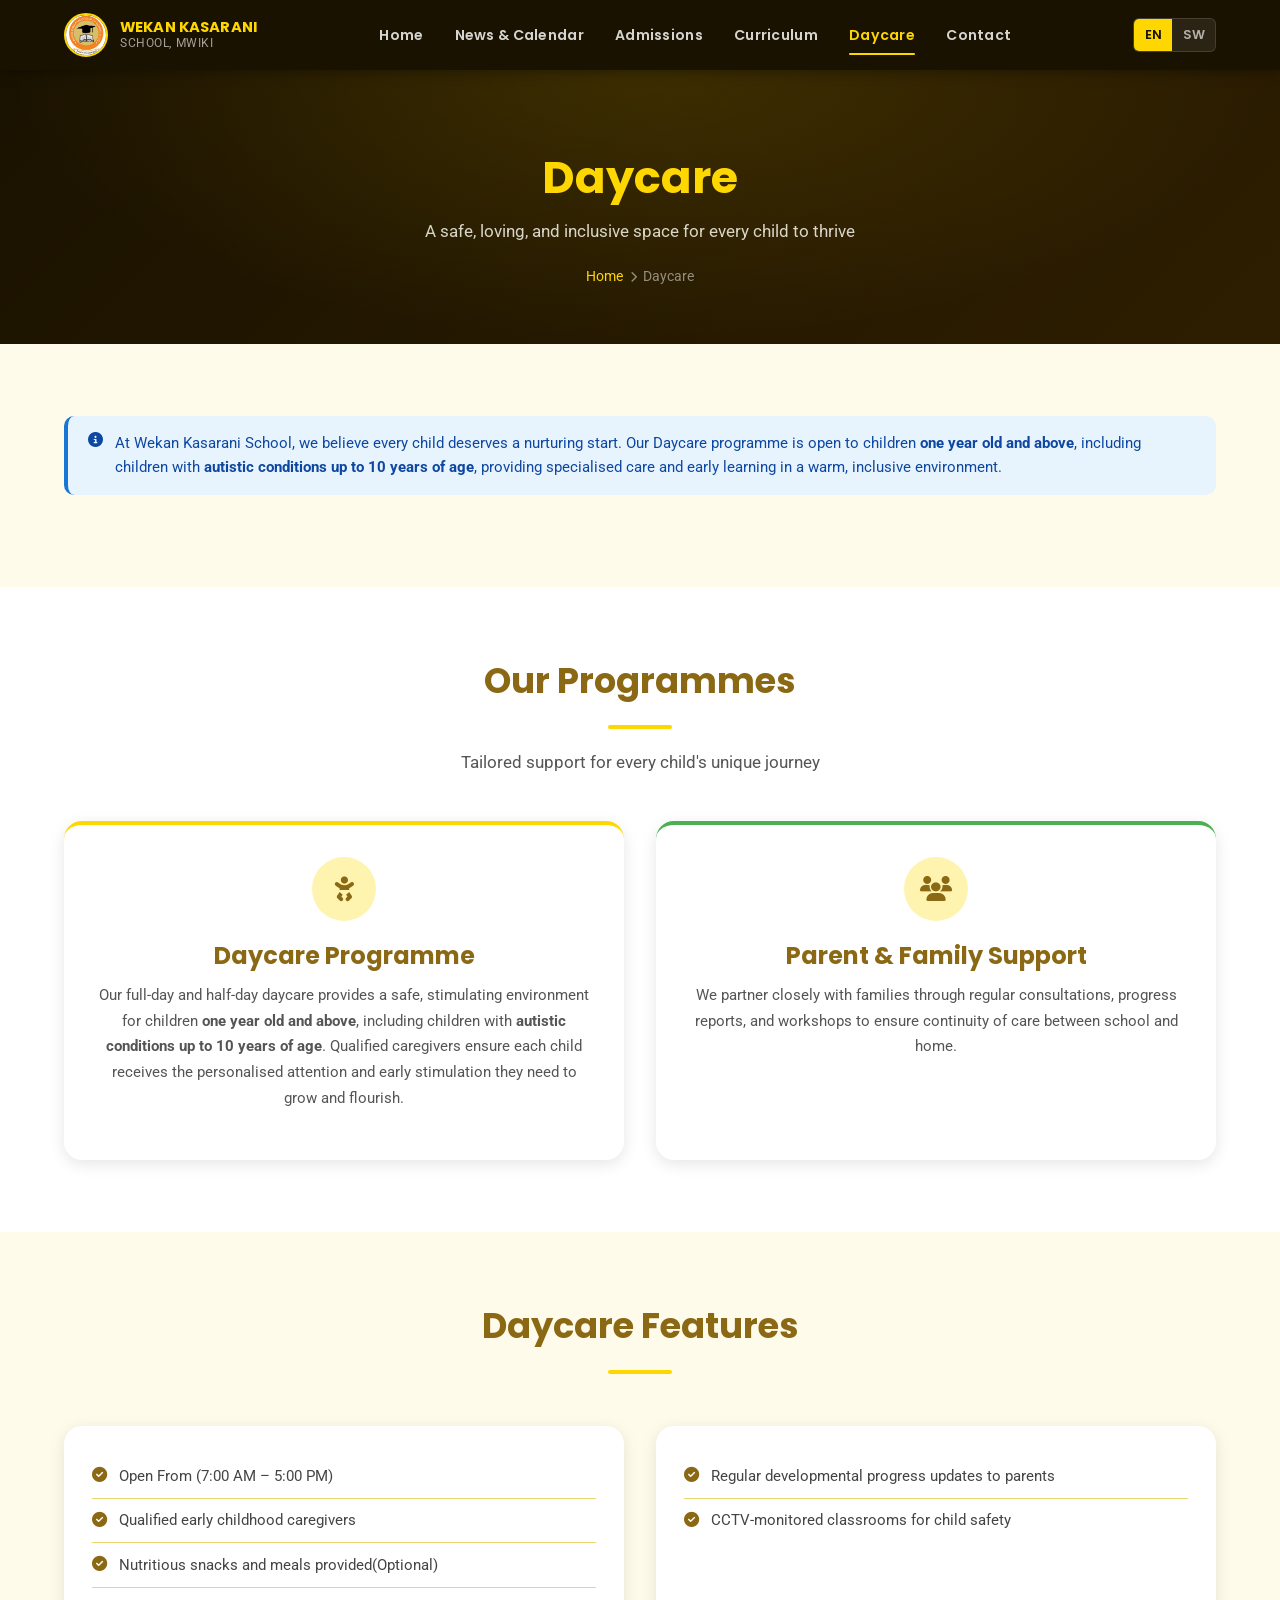
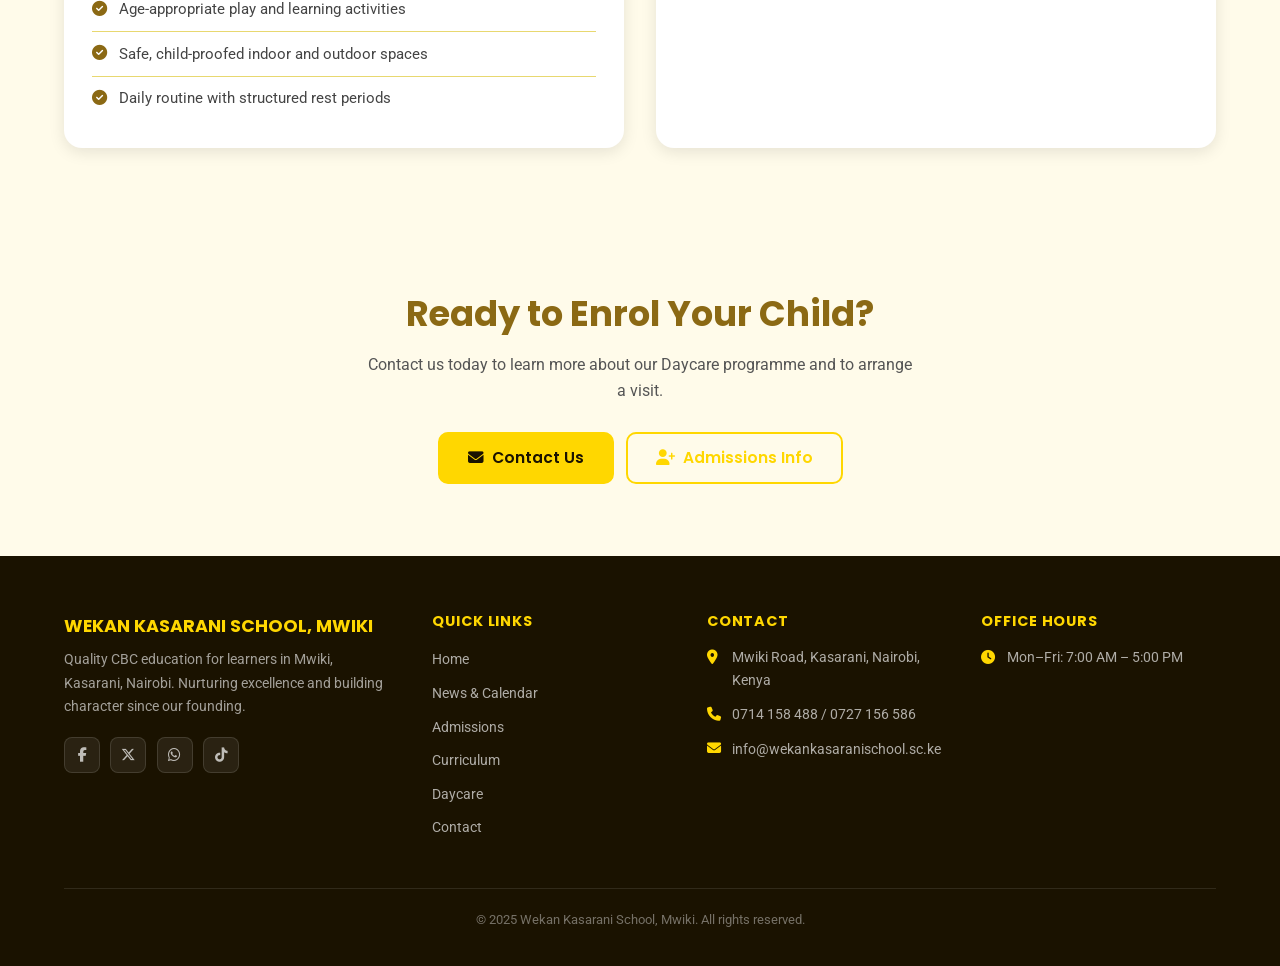
<file: daycare.html>
<!DOCTYPE html>
<html lang="en">
<head>
  <meta charset="UTF-8" />
  <meta name="viewport" content="width=device-width, initial-scale=1.0" />
  <meta name="description" content="Safe, caring daycare in Mwiki, Kasarani for children from 1 year, including children with autism up to 10 years. Full and half day, Mon–Fri 7 AM–5 PM." />
  <title>Daycare — Wekan Kasarani School, Mwiki</title>
  <meta name="robots" content="index, follow, max-image-preview:large" />
  <link rel="canonical" href="https://wekankasaranischool.sc.ke/daycare.html" />
  <link rel="icon" type="image/jpeg" href="images/logo.jpg" />
  <link rel="apple-touch-icon" href="images/logo.jpg" />
  <meta name="theme-color" content="#f5b800" />
  <meta property="og:site_name" content="Wekan Kasarani School, Mwiki" />
  <meta property="og:type" content="website" />
  <meta property="og:locale" content="en_KE" />
  <meta property="og:url" content="https://wekankasaranischool.sc.ke/daycare.html" />
  <meta property="og:title" content="Daycare — Wekan Kasarani School, Mwiki" />
  <meta property="og:description" content="Safe, caring daycare in Mwiki, Kasarani for children from 1 year, including children with autism up to 10 years. Full and half day, Mon–Fri 7 AM–5 PM." />
  <meta property="og:image" content="https://wekankasaranischool.sc.ke/images/students/image6.jpeg" />
  <meta property="og:image:alt" content="Learners at Wekan Kasarani School, Mwiki" />
  <meta name="twitter:card" content="summary_large_image" />
  <meta name="twitter:title" content="Daycare — Wekan Kasarani School, Mwiki" />
  <meta name="twitter:description" content="Safe, caring daycare in Mwiki, Kasarani for children from 1 year, including children with autism up to 10 years. Full and half day, Mon–Fri 7 AM–5 PM." />
  <meta name="twitter:image" content="https://wekankasaranischool.sc.ke/images/students/image6.jpeg" />
  <link rel="stylesheet" href="css/main.css" />
  <link rel="stylesheet" href="css/components.css" />
  <link rel="stylesheet" href="css/responsive.css" />
  <link rel="stylesheet" href="https://cdnjs.cloudflare.com/ajax/libs/font-awesome/6.5.0/css/all.min.css" crossorigin="anonymous" referrerpolicy="no-referrer" />
  <style>
    .service-card {
      background: #fff;
      border-radius: var(--radius-lg);
      box-shadow: var(--shadow);
      padding: 2rem;
      border-top: 4px solid var(--primary);
      text-align: center;
    }
    .service-icon {
      width: 64px;
      height: 64px;
      background: var(--accent);
      border-radius: 50%;
      display: flex;
      align-items: center;
      justify-content: center;
      margin: 0 auto 1.25rem;
      color: var(--primary-deeper);
      font-size: 1.6rem;
    }
    .service-card h3 {
      margin-bottom: 0.75rem;
      color: var(--primary-deeper);
    }
    .service-card p {
      color: #555;
      font-size: 0.95rem;
      line-height: 1.7;
    }
    .feature-list {
      list-style: none;
      padding: 0;
      margin: 0;
    }
    .feature-list li {
      display: flex;
      align-items: flex-start;
      gap: 0.75rem;
      padding: 0.6rem 0;
      border-bottom: 1px solid var(--border-color);
      font-size: 0.95rem;
      color: #444;
    }
    .feature-list li:last-child { border-bottom: none; }
    .feature-list li i {
      color: var(--primary-deeper);
      margin-top: 0.2rem;
      flex-shrink: 0;
    }
  </style>
</head>
<body>

  <!-- NAVBAR -->
  <nav class="navbar" role="navigation" aria-label="Main navigation">
    <div class="container">
      <a href="index.html" class="nav-logo" aria-label="Wekan Kasarani School home">
        <img src="images/logo.jpg" alt="Wekan Kasarani School logo" width="56" height="56" style="border-radius:50%;object-fit:cover;border:2px solid var(--primary);flex-shrink:0;" />
        <div class="nav-logo-text">
          <span class="school-name">WEKAN KASARANI</span>
          <span class="school-sub">SCHOOL, MWIKI</span>
        </div>
      </a>
      <ul class="nav-links" role="list">
        <li><a href="index.html" data-i18n="nav.home">Home</a></li>
        <li><a href="news.html" data-i18n="nav.news">News &amp; Calendar</a></li>
        <li><a href="admissions.html" data-i18n="nav.admissions">Admissions</a></li>
        <li><a href="curriculum.html" data-i18n="nav.curriculum">Curriculum</a></li>
        <li><a href="daycare.html" class="active" data-i18n="nav.daycare">Daycare</a></li>
        <li><a href="contact.html" data-i18n="nav.contact">Contact</a></li>
      </ul>
      <div class="nav-right">
        <div class="lang-toggle" role="group" aria-label="Language selector">
          <button data-lang-btn="en" class="active">EN</button>
          <button data-lang-btn="sw">SW</button>
        </div>
        <button class="hamburger" aria-label="Toggle menu" aria-expanded="false" aria-controls="mobile-nav">
          <span></span><span></span><span></span>
        </button>
      </div>
    </div>
  </nav>

  <div class="mobile-nav" id="mobile-nav">
    <a href="index.html" data-i18n="nav.home">Home</a>
    <a href="news.html" data-i18n="nav.news">News &amp; Calendar</a>
    <a href="admissions.html" data-i18n="nav.admissions">Admissions</a>
    <a href="curriculum.html" data-i18n="nav.curriculum">Curriculum</a>
    <a href="daycare.html" class="active" data-i18n="nav.daycare">Daycare</a>
    <a href="contact.html" data-i18n="nav.contact">Contact</a>
    <div class="mobile-lang">
      <button data-lang-btn="en" class="active">English</button>
      <button data-lang-btn="sw">Kiswahili</button>
    </div>
  </div>

  <main>
    <!-- PAGE HERO -->
    <div class="page-hero">
      <div class="container">
        <h1>Daycare</h1>
        <p>A safe, loving, and inclusive space for every child to thrive</p>
        <nav class="breadcrumb" aria-label="Breadcrumb">
          <a href="index.html" data-i18n="nav.home">Home</a>
          <span><i class="fas fa-chevron-right" style="font-size:0.7rem;"></i></span>
          <span>Daycare</span>
        </nav>
      </div>
    </div>

    <!-- INTRO -->
    <section class="section section--alt">
      <div class="container">
        <div class="alert alert-info">
          <i class="fas fa-info-circle"></i>
          <span>At Wekan Kasarani School, we believe every child deserves a nurturing start. Our Daycare programme is open to children <strong>one year old and above</strong>, including children with <strong>autistic conditions up to 10 years of age</strong>, providing specialised care and early learning in a warm, inclusive environment.</span>
        </div>
      </div>
    </section>

    <!-- SERVICES -->
    <section class="section" aria-labelledby="services-heading">
      <div class="container">
        <div class="section-heading">
          <h2 id="services-heading">Our Programmes</h2>
          <div class="underline"></div>
          <p>Tailored support for every child's unique journey</p>
        </div>
        <div class="cards-grid" style="grid-template-columns: repeat(auto-fit, minmax(280px, 1fr)); gap: 2rem;">
          <div class="service-card">
            <div class="service-icon"><i class="fas fa-baby"></i></div>
            <h3>Daycare Programme</h3>
            <p>Our full-day and half-day daycare provides a safe, stimulating environment for children <strong>one year old and above</strong>, including children with <strong>autistic conditions up to 10 years of age</strong>. Qualified caregivers ensure each child receives the personalised attention and early stimulation they need to grow and flourish.</p>
          </div>
          <div class="service-card" style="border-top-color: #4caf50;">
            <div class="service-icon"><i class="fas fa-users"></i></div>
            <h3>Parent &amp; Family Support</h3>
            <p>We partner closely with families through regular consultations, progress reports, and workshops to ensure continuity of care between school and home.</p>
          </div>
        </div>
      </div>
    </section>

    <!-- DAYCARE FEATURES -->
    <section class="section section--alt" aria-labelledby="daycare-features-heading">
      <div class="container">
        <div class="section-heading">
          <h2 id="daycare-features-heading">Daycare Features</h2>
          <div class="underline"></div>
        </div>
        <div style="display:grid; grid-template-columns: repeat(auto-fit, minmax(300px, 1fr)); gap: 2rem;">
          <div style="background:#fff; border-radius:var(--radius-lg); padding:1.75rem; box-shadow:var(--shadow);">
            <ul class="feature-list">
              <li><i class="fas fa-check-circle"></i> Open From (7:00 AM – 5:00 PM)</li>
              <li><i class="fas fa-check-circle"></i> Qualified early childhood caregivers</li>
              <li><i class="fas fa-check-circle"></i> Nutritious snacks and meals provided(Optional)</li>
              <li><i class="fas fa-check-circle"></i> Age-appropriate play and learning activities</li>
              <li><i class="fas fa-check-circle"></i> Safe, child-proofed indoor and outdoor spaces</li>
              <li><i class="fas fa-check-circle"></i> Daily routine with structured rest periods</li>
            </ul>
          </div>
          <div style="background:#fff; border-radius:var(--radius-lg); padding:1.75rem; box-shadow:var(--shadow);">
            <ul class="feature-list">
              <li><i class="fas fa-check-circle"></i> Regular developmental progress updates to parents</li>
              <li><i class="fas fa-check-circle"></i> CCTV-monitored classrooms for child safety</li>
            </ul>
          </div>
        </div>
      </div>
    </section>

    <!-- CTA -->
    <section class="section section--alt">
      <div class="container" style="text-align:center; max-width:600px;">
        <h2 style="margin-bottom:1rem;">Ready to Enrol Your Child?</h2>
        <p style="color:#555; margin-bottom:1.75rem;">Contact us today to learn more about our Daycare programme and to arrange a visit.</p>
        <a href="contact.html" class="btn btn-primary">
          <i class="fas fa-envelope"></i> Contact Us
        </a>
        &nbsp;
        <a href="admissions.html" class="btn btn-outline">
          <i class="fas fa-user-plus"></i> Admissions Info
        </a>
      </div>
    </section>
  </main>

  <!-- FOOTER -->
  <footer class="footer" role="contentinfo">
    <div class="container">
      <div class="footer-grid">
        <div class="footer-brand">
          <div class="school-name-footer">WEKAN KASARANI SCHOOL, MWIKI</div>
          <p data-i18n="footer.about">Quality CBC education for learners in Mwiki, Kasarani, Nairobi.</p>
          <div class="social-links">
            <a href="https://www.facebook.com/profile.php?id=61564678975640" target="_blank" rel="noopener noreferrer" aria-label="Facebook"><i class="fab fa-facebook-f"></i></a>
            <a href="#" aria-label="Twitter/X"><i class="fab fa-x-twitter"></i></a>
            <a href="https://wa.me/254714158488" target="_blank" rel="noopener" aria-label="Chat with us on WhatsApp"><i class="fab fa-whatsapp"></i></a>
            <a href="https://www.tiktok.com/@wekankasaranischool?_r=1&amp;_t=ZS-9BTzHWrUTlV" target="_blank" rel="noopener noreferrer" aria-label="TikTok"><i class="fab fa-tiktok"></i></a>
          </div>
        </div>
        <div class="footer-col">
          <h4 data-i18n="footer.quicklinks">Quick Links</h4>
          <ul>
            <li><a href="index.html" data-i18n="nav.home">Home</a></li>
            <li><a href="news.html" data-i18n="nav.news">News &amp; Calendar</a></li>
            <li><a href="admissions.html" data-i18n="nav.admissions">Admissions</a></li>
            <li><a href="curriculum.html" data-i18n="nav.curriculum">Curriculum</a></li>
            <li><a href="daycare.html" data-i18n="nav.daycare">Daycare</a></li>
            <li><a href="contact.html" data-i18n="nav.contact">Contact</a></li>
          </ul>
        </div>
        <div class="footer-col">
          <h4 data-i18n="footer.contact">Contact</h4>
          <div class="footer-contact-item"><i class="fas fa-map-marker-alt"></i><span>Mwiki Road, Kasarani, Nairobi, Kenya</span></div>
          <div class="footer-contact-item"><i class="fas fa-phone"></i><span>0714 158 488 / 0727 156 586</span></div>
          <div class="footer-contact-item"><i class="fas fa-envelope"></i><span>info@wekankasaranischool.sc.ke</span></div>
        </div>
        <div class="footer-col">
          <h4>Office Hours</h4>
          <div class="footer-contact-item"><i class="fas fa-clock"></i><span>Mon–Fri: 7:00 AM – 5:00 PM</span></div>
        </div>
      </div>
    </div>
    <div class="footer-bottom">
      <p data-i18n="footer.copyright">© 2025 Wekan Kasarani School, Mwiki. All rights reserved.</p>
    </div>
  </footer>

  <script src="js/main.js"></script>
  <script src="js/i18n.js"></script>
</body>
</html>
</file>
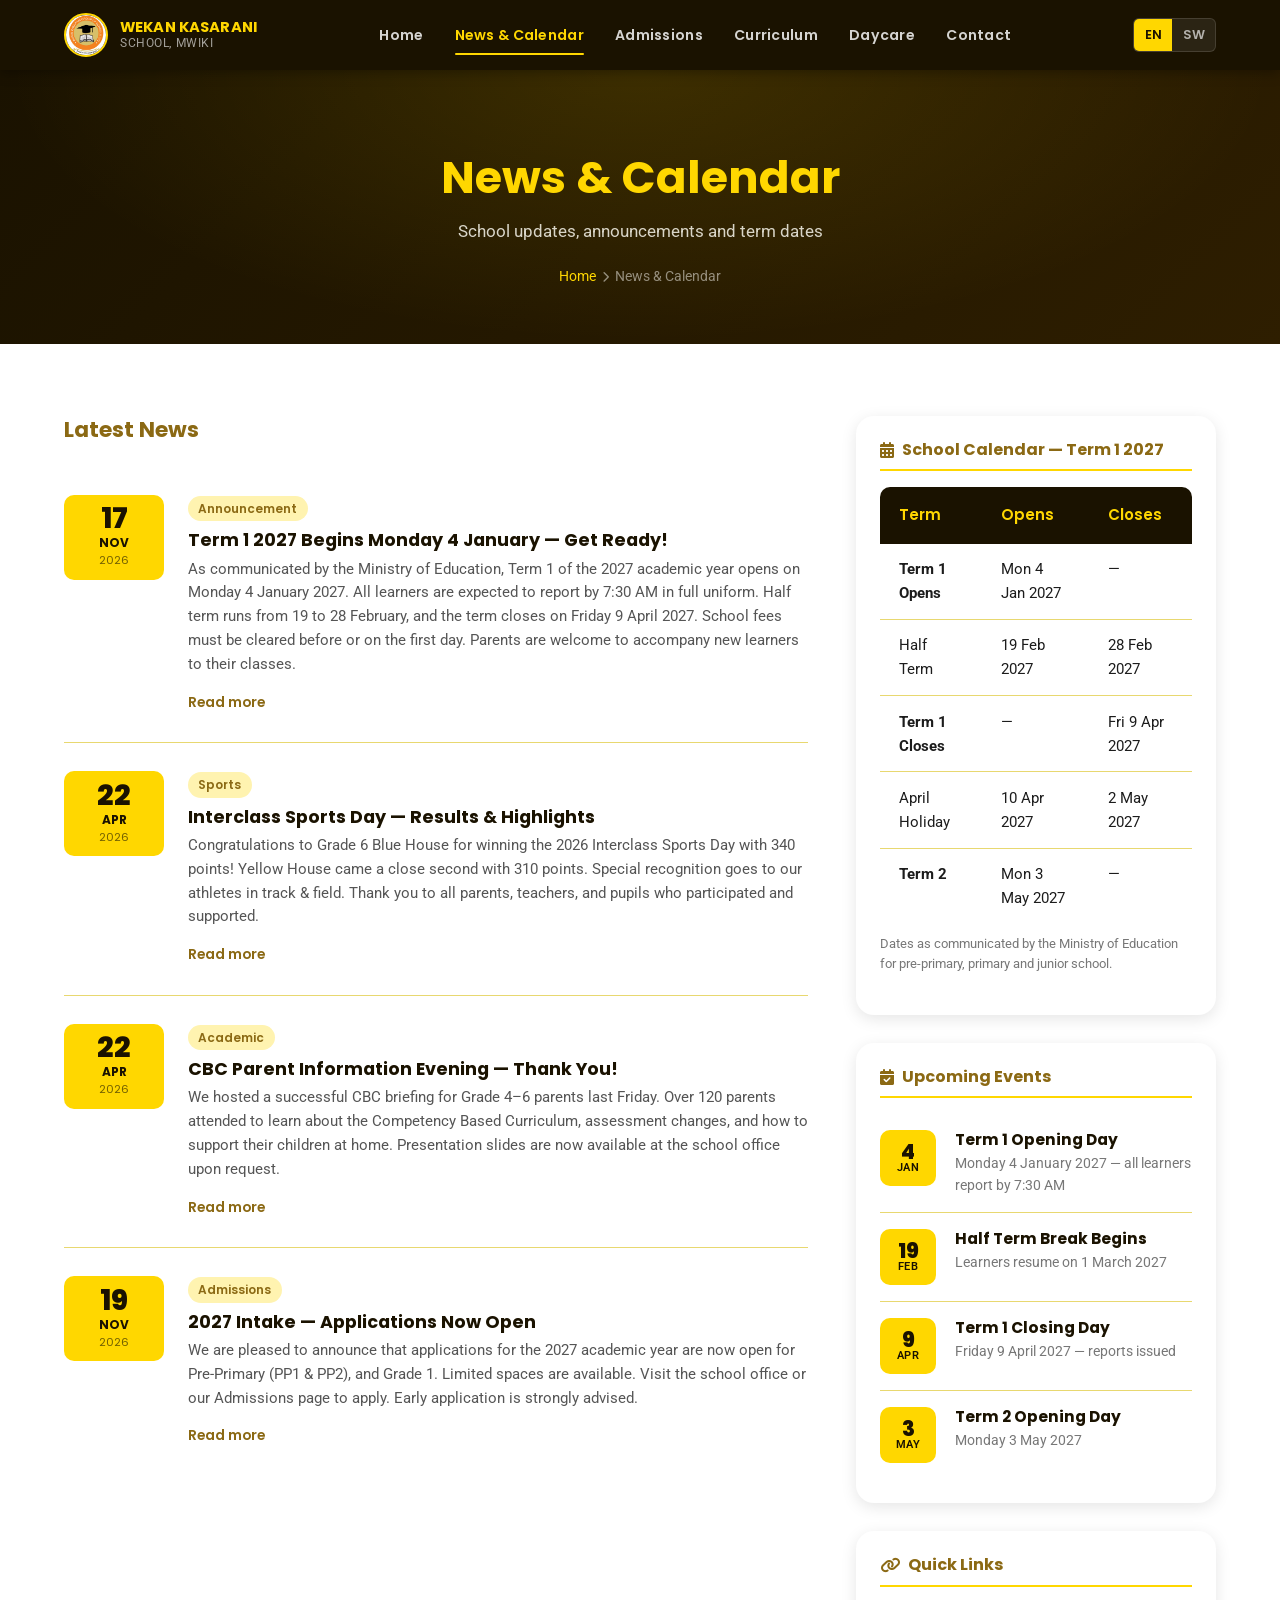
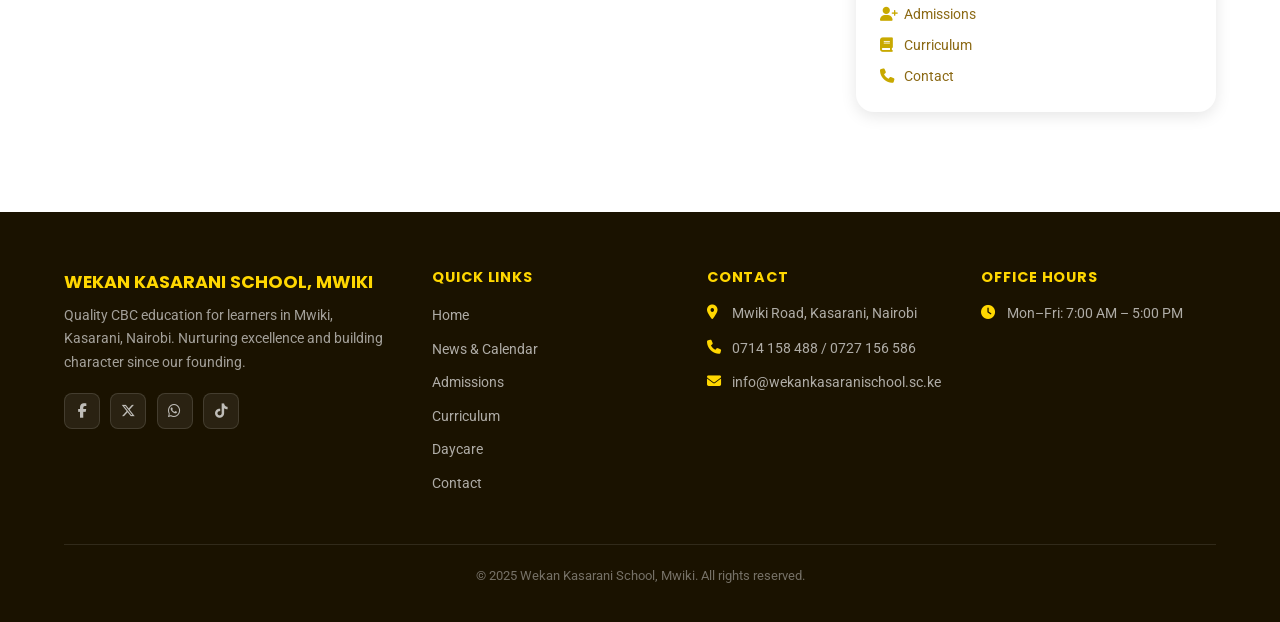
<file: news.html>
<!DOCTYPE html>
<html lang="en">
<head>
  <meta charset="UTF-8" />
  <meta name="viewport" content="width=device-width, initial-scale=1.0" />
  <meta name="description" content="Latest news, events and the 2027 school calendar from Wekan Kasarani School, Mwiki — term dates, field days, and announcements for parents." />
  <title>News &amp; Calendar — Wekan Kasarani School, Mwiki</title>
  <meta name="robots" content="index, follow, max-image-preview:large" />
  <link rel="canonical" href="https://wekankasaranischool.sc.ke/news.html" />
  <link rel="icon" type="image/jpeg" href="images/logo.jpg" />
  <link rel="apple-touch-icon" href="images/logo.jpg" />
  <meta name="theme-color" content="#f5b800" />
  <meta property="og:site_name" content="Wekan Kasarani School, Mwiki" />
  <meta property="og:type" content="website" />
  <meta property="og:locale" content="en_KE" />
  <meta property="og:url" content="https://wekankasaranischool.sc.ke/news.html" />
  <meta property="og:title" content="News &amp; Calendar — Wekan Kasarani School, Mwiki" />
  <meta property="og:description" content="Latest news, events and the 2027 school calendar from Wekan Kasarani School, Mwiki — term dates, field days, and announcements for parents." />
  <meta property="og:image" content="https://wekankasaranischool.sc.ke/images/students/image6.jpeg" />
  <meta property="og:image:alt" content="Learners at Wekan Kasarani School, Mwiki" />
  <meta name="twitter:card" content="summary_large_image" />
  <meta name="twitter:title" content="News &amp; Calendar — Wekan Kasarani School, Mwiki" />
  <meta name="twitter:description" content="Latest news, events and the 2027 school calendar from Wekan Kasarani School, Mwiki — term dates, field days, and announcements for parents." />
  <meta name="twitter:image" content="https://wekankasaranischool.sc.ke/images/students/image6.jpeg" />
  <link rel="stylesheet" href="css/main.css" />
  <link rel="stylesheet" href="css/components.css" />
  <link rel="stylesheet" href="css/responsive.css" />
  <link rel="stylesheet" href="https://cdnjs.cloudflare.com/ajax/libs/font-awesome/6.5.0/css/all.min.css" crossorigin="anonymous" referrerpolicy="no-referrer" />
  <style>
    .news-layout {
      display: grid;
      grid-template-columns: 1fr 360px;
      gap: 3rem;
      align-items: start;
    }
    .news-article {
      display: grid;
      grid-template-columns: 100px 1fr;
      gap: 1.5rem;
      padding: 1.75rem 0;
      border-bottom: 1px solid var(--border-color);
    }
    .news-article:last-child { border-bottom: none; }
    .article-date-col {
      text-align: center;
    }
    .article-date-badge {
      background: var(--primary);
      border-radius: var(--radius);
      padding: 0.6rem 0.4rem;
      color: var(--bg-dark);
      font-family: 'Poppins', sans-serif;
    }
    .article-date-badge .day   { font-size: 1.8rem; font-weight: 800; line-height: 1; }
    .article-date-badge .month { font-size: 0.75rem; font-weight: 700; text-transform: uppercase; }
    .article-date-badge .year  { font-size: 0.7rem; color: rgba(0,0,0,0.55); }
    .article-content h3 { color: var(--bg-dark); margin-bottom: 0.4rem; font-size: 1.1rem; }
    .article-content p  { color: #555; font-size: 0.93rem; margin-bottom: 0.75rem; }
    .article-tag {
      display: inline-block;
      padding: 0.2rem 0.65rem;
      background: var(--accent);
      border-radius: 99px;
      font-size: 0.75rem;
      font-weight: 600;
      color: var(--primary-deeper);
      font-family: 'Poppins', sans-serif;
      margin-bottom: 0.5rem;
    }
    .sidebar-box {
      background: #fff;
      border-radius: var(--radius-lg);
      box-shadow: var(--shadow);
      padding: 1.5rem;
      margin-bottom: 1.75rem;
    }
    .sidebar-box h3 {
      font-size: 1rem;
      color: var(--primary-deeper);
      margin-bottom: 1rem;
      padding-bottom: 0.6rem;
      border-bottom: 2px solid var(--primary);
      display: flex;
      align-items: center;
      gap: 0.5rem;
    }
    @media (max-width: 768px) {
      .news-layout { grid-template-columns: 1fr; }
      .news-article { grid-template-columns: 80px 1fr; gap: 1rem; }
    }
    @media (max-width: 480px) {
      .news-article { grid-template-columns: 1fr; }
      .article-date-col { display: flex; align-items: center; gap: 0.75rem; }
      .article-date-badge { display: flex; gap: 0.4rem; align-items: center; padding: 0.4rem 0.75rem; }
      .article-date-badge .day { font-size: 1.2rem; }
    }
  </style>
</head>
<body>

  <!-- NAVBAR -->
  <nav class="navbar" role="navigation" aria-label="Main navigation">
    <div class="container">
      <a href="index.html" class="nav-logo" aria-label="Wekan Kasarani School home">
        <img src="images/logo.jpg" alt="Wekan Kasarani School logo" width="56" height="56" style="border-radius:50%;object-fit:cover;border:2px solid var(--primary);flex-shrink:0;" />
        <div class="nav-logo-text">
          <span class="school-name">WEKAN KASARANI</span>
          <span class="school-sub">SCHOOL, MWIKI</span>
        </div>
      </a>
      <ul class="nav-links" role="list">
        <li><a href="index.html" data-i18n="nav.home">Home</a></li>
        <li><a href="news.html" class="active" data-i18n="nav.news">News &amp; Calendar</a></li>
        <li><a href="admissions.html" data-i18n="nav.admissions">Admissions</a></li>
        <li><a href="curriculum.html" data-i18n="nav.curriculum">Curriculum</a></li>
        <li><a href="daycare.html" data-i18n="nav.daycare">Daycare</a></li>
        <li><a href="contact.html" data-i18n="nav.contact">Contact</a></li>
      </ul>
      <div class="nav-right">
        <div class="lang-toggle" role="group" aria-label="Language selector">
          <button data-lang-btn="en" class="active">EN</button>
          <button data-lang-btn="sw">SW</button>
        </div>
        <button class="hamburger" aria-label="Toggle menu" aria-expanded="false" aria-controls="mobile-nav">
          <span></span><span></span><span></span>
        </button>
      </div>
    </div>
  </nav>

  <div class="mobile-nav" id="mobile-nav">
    <a href="index.html" data-i18n="nav.home">Home</a>
    <a href="news.html" class="active" data-i18n="nav.news">News &amp; Calendar</a>
    <a href="admissions.html" data-i18n="nav.admissions">Admissions</a>
    <a href="curriculum.html" data-i18n="nav.curriculum">Curriculum</a>
    <a href="daycare.html" data-i18n="nav.daycare">Daycare</a>
    <a href="contact.html" data-i18n="nav.contact">Contact</a>
    <div class="mobile-lang">
      <button data-lang-btn="en" class="active">English</button>
      <button data-lang-btn="sw">Kiswahili</button>
    </div>
  </div>

  <main>
    <!-- PAGE HERO -->
    <div class="page-hero">
      <div class="container">
        <h1 data-i18n="news_page.heading">News &amp; Calendar</h1>
        <p data-i18n="news_page.subheading">School updates, announcements and term dates</p>
        <nav class="breadcrumb" aria-label="Breadcrumb">
          <a href="index.html" data-i18n="nav.home">Home</a>
          <span><i class="fas fa-chevron-right" style="font-size:0.7rem;"></i></span>
          <span data-i18n="nav.news">News &amp; Calendar</span>
        </nav>
      </div>
    </div>

    <!-- MAIN CONTENT -->
    <section class="section">
      <div class="container">
        <div class="news-layout">

          <!-- NEWS ARTICLES -->
          <div>
            <h2 style="margin-bottom:1.5rem; font-size:1.35rem;" data-i18n="news.heading">Latest News</h2>

            <article class="news-article">
              <div class="article-date-col">
                <div class="article-date-badge">
                  <div class="day">17</div>
                  <div class="month">Nov</div>
                  <div class="year">2026</div>
                </div>
              </div>
              <div class="article-content">
                <span class="article-tag">Announcement</span>
                <h3>Term 1 2027 Begins Monday 4 January — Get Ready!</h3>
                <p>As communicated by the Ministry of Education, Term 1 of the 2027 academic year opens on Monday 4 January 2027. All learners are expected to report by 7:30 AM in full uniform. Half term runs from 19 to 28 February, and the term closes on Friday 9 April 2027. School fees must be cleared before or on the first day. Parents are welcome to accompany new learners to their classes.</p>
                <a href="#" class="card-link" data-i18n="news.readmore">Read more <i class="fas fa-arrow-right"></i></a>
              </div>
            </article>

            <article class="news-article">
              <div class="article-date-col">
                <div class="article-date-badge">
                  <div class="day">22</div>
                  <div class="month">Apr</div>
                  <div class="year">2026</div>
                </div>
              </div>
              <div class="article-content">
                <span class="article-tag">Sports</span>
                <h3>Interclass Sports Day — Results &amp; Highlights</h3>
                <p>Congratulations to Grade 6 Blue House for winning the 2026 Interclass Sports Day with 340 points! Yellow House came a close second with 310 points. Special recognition goes to our athletes in track &amp; field. Thank you to all parents, teachers, and pupils who participated and supported.</p>
                <a href="#" class="card-link" data-i18n="news.readmore">Read more <i class="fas fa-arrow-right"></i></a>
              </div>
            </article>

            <article class="news-article">
              <div class="article-date-col">
                <div class="article-date-badge">
                  <div class="day">22</div>
                  <div class="month">Apr</div>
                  <div class="year">2026</div>
                </div>
              </div>
              <div class="article-content">
                <span class="article-tag">Academic</span>
                <h3>CBC Parent Information Evening — Thank You!</h3>
                <p>We hosted a successful CBC briefing for Grade 4–6 parents last Friday. Over 120 parents attended to learn about the Competency Based Curriculum, assessment changes, and how to support their children at home. Presentation slides are now available at the school office upon request.</p>
                <a href="#" class="card-link" data-i18n="news.readmore">Read more <i class="fas fa-arrow-right"></i></a>
              </div>
            </article>

            <article class="news-article">
              <div class="article-date-col">
                <div class="article-date-badge">
                  <div class="day">19</div>
                  <div class="month">Nov</div>
                  <div class="year">2026</div>
                </div>
              </div>
              <div class="article-content">
                <span class="article-tag">Admissions</span>
                <h3>2027 Intake — Applications Now Open</h3>
                <p>We are pleased to announce that applications for the 2027 academic year are now open for Pre-Primary (PP1 &amp; PP2), and Grade 1. Limited spaces are available. Visit the school office or our Admissions page to apply. Early application is strongly advised.</p>
                <a href="admissions.html" class="card-link" data-i18n="news.readmore">Read more <i class="fas fa-arrow-right"></i></a>
              </div>
            </article>

          </div><!-- /news articles -->

          <!-- SIDEBAR -->
          <aside>
            <!-- Term Calendar -->
            <div class="sidebar-box">
              <h3><i class="fas fa-calendar-alt"></i> <span data-i18n="news_page.calendar.heading">School Calendar &mdash; Term 1 2027</span></h3>
              <div class="table-wrap" style="box-shadow:none; border-radius:var(--radius);">
                <table>
                  <thead>
                    <tr>
                      <th data-i18n="news_page.calendar.term">Term</th>
                      <th data-i18n="news_page.calendar.opens">Opens</th>
                      <th data-i18n="news_page.calendar.closes">Closes</th>
                    </tr>
                  </thead>
                  <tbody>
                    <tr>
                      <td><strong>Term 1 Opens</strong></td>
                      <td>Mon 4 Jan 2027</td>
                      <td>&mdash;</td>
                    </tr>
                    <tr>
                      <td>Half Term</td>
                      <td>19 Feb 2027</td>
                      <td>28 Feb 2027</td>
                    </tr>
                    <tr>
                      <td><strong>Term 1 Closes</strong></td>
                      <td>&mdash;</td>
                      <td>Fri 9 Apr 2027</td>
                    </tr>
                    <tr>
                      <td>April Holiday</td>
                      <td>10 Apr 2027</td>
                      <td>2 May 2027</td>
                    </tr>
                    <tr>
                      <td><strong>Term 2</strong></td>
                      <td>Mon 3 May 2027</td>
                      <td>&mdash;</td>
                    </tr>
                  </tbody>
                </table>
                <p style="font-size:0.8rem;color:#777;margin-top:0.6rem;">Dates as communicated by the Ministry of Education for pre-primary, primary and junior school.</p>
              </div>
            </div>

            <!-- Upcoming Events -->
            <div class="sidebar-box">
              <h3><i class="fas fa-calendar-check"></i> <span data-i18n="news_page.events.heading">Upcoming Events</span></h3>
              <div class="event-item">
                <div class="event-date-badge">
                  <span class="day">4</span>
                  <span class="month">Jan</span>
                </div>
                <div class="event-info">
                  <h4>Term 1 Opening Day</h4>
                  <p>Monday 4 January 2027 &mdash; all learners report by 7:30 AM</p>
                </div>
              </div>
              <div class="event-item">
                <div class="event-date-badge">
                  <span class="day">19</span>
                  <span class="month">Feb</span>
                </div>
                <div class="event-info">
                  <h4>Half Term Break Begins</h4>
                  <p>Learners resume on 1 March 2027</p>
                </div>
              </div>
              <div class="event-item">
                <div class="event-date-badge">
                  <span class="day">9</span>
                  <span class="month">Apr</span>
                </div>
                <div class="event-info">
                  <h4>Term 1 Closing Day</h4>
                  <p>Friday 9 April 2027 &mdash; reports issued</p>
                </div>
              </div>
              <div class="event-item">
                <div class="event-date-badge">
                  <span class="day">3</span>
                  <span class="month">May</span>
                </div>
                <div class="event-info">
                  <h4>Term 2 Opening Day</h4>
                  <p>Monday 3 May 2027</p>
                </div>
              </div>
            </div>

            <!-- Quick Links -->
            <div class="sidebar-box">
              <h3><i class="fas fa-link"></i> Quick Links</h3>
              <ul style="display:flex;flex-direction:column;gap:0.5rem;">
                <li><a href="admissions.html" style="display:flex;align-items:center;gap:0.5rem;font-size:0.9rem;color:var(--primary-deeper);"><i class="fas fa-user-plus" style="width:16px;color:var(--primary-dark);"></i> <span data-i18n="nav.admissions">Admissions</span></a></li>
                <li><a href="curriculum.html" style="display:flex;align-items:center;gap:0.5rem;font-size:0.9rem;color:var(--primary-deeper);"><i class="fas fa-book" style="width:16px;color:var(--primary-dark);"></i> <span data-i18n="nav.curriculum">Curriculum</span></a></li>
                <li><a href="contact.html" style="display:flex;align-items:center;gap:0.5rem;font-size:0.9rem;color:var(--primary-deeper);"><i class="fas fa-phone" style="width:16px;color:var(--primary-dark);"></i> <span data-i18n="nav.contact">Contact Us</span></a></li>
              </ul>
            </div>
          </aside>

        </div>
      </div>
    </section>
  </main>

  <!-- FOOTER -->
  <footer class="footer" role="contentinfo">
    <div class="container">
      <div class="footer-grid">
        <div class="footer-brand">
          <div class="school-name-footer">WEKAN KASARANI SCHOOL, MWIKI</div>
          <p data-i18n="footer.about">Quality CBC education for learners in Mwiki, Kasarani, Nairobi.</p>
          <div class="social-links">
            <a href="https://www.facebook.com/profile.php?id=61564678975640" target="_blank" rel="noopener noreferrer" aria-label="Facebook"><i class="fab fa-facebook-f"></i></a>
            <a href="#" aria-label="Twitter/X"><i class="fab fa-x-twitter"></i></a>
            <a href="https://wa.me/254714158488" target="_blank" rel="noopener" aria-label="Chat with us on WhatsApp"><i class="fab fa-whatsapp"></i></a>
            <a href="https://www.tiktok.com/@wekankasaranischool?_r=1&amp;_t=ZS-9BTzHWrUTlV" target="_blank" rel="noopener noreferrer" aria-label="TikTok"><i class="fab fa-tiktok"></i></a>
          </div>
        </div>
        <div class="footer-col">
          <h4 data-i18n="footer.quicklinks">Quick Links</h4>
          <ul>
            <li><a href="index.html" data-i18n="nav.home">Home</a></li>
            <li><a href="news.html" data-i18n="nav.news">News &amp; Calendar</a></li>
            <li><a href="admissions.html" data-i18n="nav.admissions">Admissions</a></li>
            <li><a href="curriculum.html" data-i18n="nav.curriculum">Curriculum</a></li>
            <li><a href="daycare.html" data-i18n="nav.daycare">Daycare</a></li>
            <li><a href="contact.html" data-i18n="nav.contact">Contact</a></li>
          </ul>
        </div>
        <div class="footer-col">
          <h4 data-i18n="footer.contact">Contact</h4>
          <div class="footer-contact-item"><i class="fas fa-map-marker-alt"></i><span>Mwiki Road, Kasarani, Nairobi</span></div>
          <div class="footer-contact-item"><i class="fas fa-phone"></i><span>0714 158 488 / 0727 156 586</span></div>
          <div class="footer-contact-item"><i class="fas fa-envelope"></i><span>info@wekankasaranischool.sc.ke</span></div>
        </div>
        <div class="footer-col">
          <h4>Office Hours</h4>
          <div class="footer-contact-item"><i class="fas fa-clock"></i><span>Mon–Fri: 7:00 AM – 5:00 PM</span></div>
        </div>
      </div>
    </div>
    <div class="footer-bottom">
      <p data-i18n="footer.copyright">© 2025 Wekan Kasarani School, Mwiki. All rights reserved.</p>
    </div>
  </footer>

  <script src="js/main.js"></script>
  <script src="js/i18n.js"></script>
</body>
</html>
</file>
<file: css/main.css>
/* ============================================================
   main.css — Global styles, CSS Variables, Typography
   Wekan Kasarani School, Mwiki
   ============================================================ */

/* --- Google Fonts --- */
@import url('https://fonts.googleapis.com/css2?family=Poppins:wght@400;600;700;800&family=Roboto:wght@400;500&display=swap');

/* --- CSS Variables --- */
:root {
  --primary:        #FFD700;
  --primary-dark:   #C8A900;
  --primary-deeper: #8B6914;
  --bg-dark:        #1A1200;
  --bg-light:       #FFFBEA;
  --text-main:      #1C1C1C;
  --text-light:     #FFFFFF;
  --accent:         #FFF3B0;
  --border-color:   #E8D870;
  --shadow:         0 4px 16px rgba(0,0,0,0.10);
  --shadow-md:      0 8px 32px rgba(0,0,0,0.14);
  --radius:         10px;
  --radius-lg:      18px;
  --transition:     0.25s ease;
  --nav-height:     70px;
}

/* --- Reset & Base --- */
*, *::before, *::after {
  box-sizing: border-box;
  margin: 0;
  padding: 0;
}

html {
  scroll-behavior: smooth;
  font-size: 16px;
}

body {
  font-family: 'Roboto', sans-serif;
  color: var(--text-main);
  background: #fff;
  line-height: 1.6;
  min-height: 100vh;
}

/* --- Typography --- */
h1, h2, h3, h4, h5, h6 {
  font-family: 'Poppins', sans-serif;
  font-weight: 700;
  line-height: 1.25;
  color: var(--primary-deeper);
}

h1 { font-size: clamp(1.9rem, 5vw, 3rem); }
h2 { font-size: clamp(1.5rem, 3.5vw, 2.2rem); }
h3 { font-size: clamp(1.15rem, 2.5vw, 1.5rem); }
h4 { font-size: 1.1rem; }

p { margin-bottom: 1rem; }

a {
  color: var(--primary-deeper);
  text-decoration: none;
  transition: color var(--transition);
}
a:hover { color: var(--primary-dark); }

img {
  max-width: 100%;
  height: auto;
  display: block;
}

ul { list-style: none; }

/* --- Container --- */
.container {
  width: 100%;
  max-width: 1200px;
  margin: 0 auto;
  padding: 0 1.5rem;
}

/* --- Section Padding --- */
.section {
  padding: 4.5rem 0;
}

.section--alt {
  background: var(--bg-light);
}

/* --- Section Heading --- */
.section-heading {
  text-align: center;
  margin-bottom: 2.8rem;
}

.section-heading h2 {
  margin-bottom: 0.5rem;
}

.section-heading .underline {
  display: inline-block;
  width: 64px;
  height: 4px;
  background: var(--primary);
  border-radius: 99px;
  margin: 0.5rem auto 0;
}

.section-heading p {
  color: #555;
  margin-top: 0.75rem;
  font-size: 1.05rem;
  max-width: 600px;
  margin-left: auto;
  margin-right: auto;
}

/* --- Buttons --- */
.btn {
  display: inline-flex;
  align-items: center;
  gap: 0.5rem;
  padding: 0.75rem 1.75rem;
  border-radius: var(--radius);
  font-family: 'Poppins', sans-serif;
  font-weight: 600;
  font-size: 0.97rem;
  cursor: pointer;
  transition: all var(--transition);
  border: 2px solid transparent;
  text-decoration: none;
  min-height: 44px;
}

.btn-primary {
  background: var(--primary);
  color: var(--bg-dark);
  border-color: var(--primary);
}
.btn-primary:hover {
  background: var(--primary-dark);
  border-color: var(--primary-dark);
  color: var(--bg-dark);
  transform: translateY(-2px);
  box-shadow: 0 6px 20px rgba(200,169,0,0.35);
}

.btn-outline {
  background: transparent;
  color: var(--primary);
  border-color: var(--primary);
}
.btn-outline:hover {
  background: var(--primary);
  color: var(--bg-dark);
  transform: translateY(-2px);
}

.btn-white {
  background: #fff;
  color: var(--primary-deeper);
  border-color: #fff;
}
.btn-white:hover {
  background: var(--primary);
  color: var(--bg-dark);
  border-color: var(--primary);
}

/* --- Page Hero / Banner --- */
.page-hero {
  background: linear-gradient(135deg, var(--bg-dark) 0%, #2e1e00 100%);
  color: var(--text-light);
  padding: 5rem 0 3.5rem;
  text-align: center;
  position: relative;
  overflow: hidden;
}

.page-hero::before {
  content: '';
  position: absolute;
  inset: 0;
  background: radial-gradient(ellipse at top center, rgba(255,215,0,0.12) 0%, transparent 70%);
  pointer-events: none;
}

.page-hero h1 {
  color: var(--primary);
  font-size: clamp(1.8rem, 4vw, 2.8rem);
  margin-bottom: 0.75rem;
}

.page-hero p {
  color: rgba(255,255,255,0.82);
  font-size: 1.08rem;
  margin-bottom: 0;
  max-width: 580px;
  margin-left: auto;
  margin-right: auto;
}

/* --- Breadcrumb --- */
.breadcrumb {
  display: flex;
  align-items: center;
  gap: 0.4rem;
  justify-content: center;
  margin-top: 1.2rem;
  font-size: 0.9rem;
  color: rgba(255,255,255,0.6);
}
.breadcrumb a {
  color: var(--primary);
}
.breadcrumb a:hover { color: var(--primary-dark); }
.breadcrumb span { color: rgba(255,255,255,0.5); }

/* --- Utility --- */
.text-center { text-align: center; }
.text-gold    { color: var(--primary-deeper); }
.mt-1  { margin-top: 0.5rem; }
.mt-2  { margin-top: 1rem; }
.mt-3  { margin-top: 1.5rem; }
.mb-2  { margin-bottom: 1rem; }
.mb-3  { margin-bottom: 1.5rem; }
.sr-only {
  position: absolute;
  width: 1px;
  height: 1px;
  overflow: hidden;
  clip: rect(0,0,0,0);
  white-space: nowrap;
}
</file>
<file: css/components.css>
/* ============================================================
   components.css — Navbar, Footer, Cards, Buttons, Shared UI
   Wekan Kasarani School, Mwiki
   ============================================================ */

/* ===================== NAVBAR ===================== */
.navbar {
  position: sticky;
  top: 0;
  z-index: 1000;
  background: var(--bg-dark);
  height: var(--nav-height);
  display: flex;
  align-items: center;
  box-shadow: 0 2px 12px rgba(0,0,0,0.35);
  transition: background var(--transition);
}

.navbar .container {
  display: flex;
  align-items: center;
  justify-content: space-between;
  width: 100%;
}

/* Logo */
.nav-logo {
  display: flex;
  align-items: center;
  gap: 0.75rem;
  text-decoration: none;
  flex-shrink: 0;
}

.nav-logo img {
  width: 44px;
  height: 44px;
  border-radius: 50%;
  object-fit: cover;
  border: 2px solid var(--primary);
}

.nav-logo-text {
  display: flex;
  flex-direction: column;
  line-height: 1.2;
}

.nav-logo-text .school-name {
  font-family: 'Poppins', sans-serif;
  font-weight: 700;
  font-size: 0.92rem;
  color: var(--primary);
  letter-spacing: 0.01em;
}

.nav-logo-text .school-sub {
  font-family: 'Roboto', sans-serif;
  font-size: 0.72rem;
  color: rgba(255,255,255,0.6);
  letter-spacing: 0.05em;
}

/* Nav Links */
.nav-links {
  display: flex;
  align-items: center;
  gap: 0.25rem;
}

.nav-links a {
  padding: 0.5rem 0.85rem;
  font-family: 'Poppins', sans-serif;
  font-weight: 600;
  font-size: 0.88rem;
  color: rgba(255,255,255,0.82);
  border-radius: 6px;
  transition: all var(--transition);
  position: relative;
  text-decoration: none;
  letter-spacing: 0.02em;
}

.nav-links a:hover,
.nav-links a.active {
  color: var(--primary);
}

.nav-links a.active::after {
  content: '';
  position: absolute;
  bottom: -2px;
  left: 0.85rem;
  right: 0.85rem;
  height: 2px;
  background: var(--primary);
  border-radius: 99px;
}

/* Right side controls */
.nav-right {
  display: flex;
  align-items: center;
  gap: 0.75rem;
}

.lang-toggle {
  display: flex;
  align-items: center;
  gap: 0;
  background: rgba(255,255,255,0.08);
  border-radius: 6px;
  overflow: hidden;
  border: 1px solid rgba(255,255,255,0.12);
}

.lang-toggle button {
  background: transparent;
  border: none;
  cursor: pointer;
  font-family: 'Poppins', sans-serif;
  font-weight: 600;
  font-size: 0.8rem;
  color: rgba(255,255,255,0.65);
  padding: 0.35rem 0.65rem;
  min-height: 32px;
  transition: all var(--transition);
}

.lang-toggle button.active {
  background: var(--primary);
  color: var(--bg-dark);
}

/* Hamburger */
.hamburger {
  display: none;
  flex-direction: column;
  justify-content: center;
  gap: 5px;
  width: 44px;
  height: 44px;
  background: none;
  border: none;
  cursor: pointer;
  padding: 8px;
  border-radius: 6px;
  transition: background var(--transition);
}

.hamburger:hover { background: rgba(255,255,255,0.08); }

.hamburger span {
  display: block;
  height: 2px;
  background: var(--text-light);
  border-radius: 99px;
  transition: all var(--transition);
}

.hamburger.open span:nth-child(1) { transform: translateY(7px) rotate(45deg); }
.hamburger.open span:nth-child(2) { opacity: 0; transform: scaleX(0); }
.hamburger.open span:nth-child(3) { transform: translateY(-7px) rotate(-45deg); }

/* Mobile Nav Menu */
.mobile-nav {
  display: none;
  flex-direction: column;
  position: absolute;
  top: var(--nav-height);
  left: 0;
  right: 0;
  background: #1f1600;
  border-top: 2px solid var(--primary);
  padding: 1rem 1.5rem 1.5rem;
  box-shadow: 0 8px 24px rgba(0,0,0,0.4);
  z-index: 999;
  animation: slideDown 0.22s ease;
}

@keyframes slideDown {
  from { opacity: 0; transform: translateY(-8px); }
  to   { opacity: 1; transform: translateY(0); }
}

.mobile-nav.open { display: flex; }

.mobile-nav a {
  padding: 0.75rem 0.5rem;
  font-family: 'Poppins', sans-serif;
  font-weight: 600;
  font-size: 1rem;
  color: rgba(255,255,255,0.85);
  border-bottom: 1px solid rgba(255,255,255,0.08);
  transition: color var(--transition);
}

.mobile-nav a:hover,
.mobile-nav a.active { color: var(--primary); }

.mobile-nav .mobile-lang {
  display: flex;
  gap: 0.75rem;
  margin-top: 1rem;
  padding-top: 0.5rem;
}

.mobile-nav .mobile-lang button {
  flex: 1;
  background: rgba(255,255,255,0.06);
  border: 1px solid rgba(255,255,255,0.15);
  color: rgba(255,255,255,0.7);
  font-family: 'Poppins', sans-serif;
  font-weight: 600;
  font-size: 0.9rem;
  padding: 0.6rem;
  border-radius: 6px;
  cursor: pointer;
  transition: all var(--transition);
  min-height: 44px;
}

.mobile-nav .mobile-lang button.active {
  background: var(--primary);
  color: var(--bg-dark);
  border-color: var(--primary);
}

/* ===================== FOOTER ===================== */
.footer {
  background: var(--bg-dark);
  color: rgba(255,255,255,0.75);
  padding: 3.5rem 0 0;
  margin-top: auto;
}

.footer-grid {
  display: grid;
  grid-template-columns: 1.4fr 1fr 1fr 1fr;
  gap: 2.5rem;
  padding-bottom: 2.5rem;
  border-bottom: 1px solid rgba(255,255,255,0.1);
}

.footer-brand .school-name-footer {
  font-family: 'Poppins', sans-serif;
  font-size: 1.1rem;
  font-weight: 700;
  color: var(--primary);
  margin-bottom: 0.5rem;
}

.footer-brand p {
  font-size: 0.88rem;
  line-height: 1.65;
  margin-bottom: 1.2rem;
  color: rgba(255,255,255,0.6);
}

.social-links {
  display: flex;
  gap: 0.65rem;
}

.social-links a {
  width: 36px;
  height: 36px;
  border-radius: 8px;
  background: rgba(255,255,255,0.07);
  border: 1px solid rgba(255,255,255,0.12);
  display: flex;
  align-items: center;
  justify-content: center;
  color: rgba(255,255,255,0.7);
  font-size: 0.9rem;
  transition: all var(--transition);
}

.social-links a:hover {
  background: var(--primary);
  color: var(--bg-dark);
  border-color: var(--primary);
}

.footer-col h4 {
  font-family: 'Poppins', sans-serif;
  font-size: 0.9rem;
  font-weight: 700;
  color: var(--primary);
  margin-bottom: 1rem;
  text-transform: uppercase;
  letter-spacing: 0.06em;
}

.footer-col ul li {
  margin-bottom: 0.5rem;
}

.footer-col ul li a {
  color: rgba(255,255,255,0.65);
  font-size: 0.88rem;
  transition: color var(--transition);
}

.footer-col ul li a:hover { color: var(--primary); }

.footer-contact-item {
  display: flex;
  align-items: flex-start;
  gap: 0.6rem;
  margin-bottom: 0.75rem;
  font-size: 0.88rem;
  color: rgba(255,255,255,0.65);
}

.footer-contact-item i {
  color: var(--primary);
  margin-top: 0.2rem;
  flex-shrink: 0;
  width: 16px;
}

.footer-bottom {
  text-align: center;
  padding: 1.25rem 0;
  font-size: 0.82rem;
  color: rgba(255,255,255,0.4);
}

/* ===================== CARDS ===================== */
.card {
  background: #fff;
  border-radius: var(--radius-lg);
  box-shadow: var(--shadow);
  overflow: hidden;
  transition: transform var(--transition), box-shadow var(--transition);
  display: flex;
  flex-direction: column;
}

.card:hover {
  transform: translateY(-4px);
  box-shadow: var(--shadow-md);
}

.card-img {
  width: 100%;
  height: 200px;
  object-fit: cover;
  background: var(--accent);
}

.card-img-placeholder {
  width: 100%;
  height: 200px;
  background: linear-gradient(135deg, var(--accent) 0%, #ffe87e 100%);
  display: flex;
  align-items: center;
  justify-content: center;
  font-size: 2.5rem;
  color: var(--primary-darker, #b8960a);
}

.card-body {
  padding: 1.4rem 1.5rem;
  flex: 1;
  display: flex;
  flex-direction: column;
}

.card-meta {
  font-size: 0.8rem;
  color: #888;
  margin-bottom: 0.4rem;
  display: flex;
  align-items: center;
  gap: 0.4rem;
}

.card-meta i { color: var(--primary-dark); }

.card-body h3 {
  margin-bottom: 0.6rem;
  font-size: 1.1rem;
  color: var(--bg-dark);
}

.card-body p {
  color: #555;
  font-size: 0.93rem;
  flex: 1;
  margin-bottom: 1rem;
}

.card-link {
  display: inline-flex;
  align-items: center;
  gap: 0.35rem;
  font-family: 'Poppins', sans-serif;
  font-weight: 600;
  font-size: 0.87rem;
  color: var(--primary-deeper);
  transition: gap var(--transition), color var(--transition);
}

.card-link:hover {
  gap: 0.6rem;
  color: var(--primary-dark);
}

/* Grid layouts */
.cards-grid {
  display: grid;
  grid-template-columns: repeat(auto-fit, minmax(290px, 1fr));
  gap: 2rem;
}

.cards-grid-4 {
  display: grid;
  grid-template-columns: repeat(auto-fit, minmax(220px, 1fr));
  gap: 1.75rem;
}

/* ===================== STAT BAR ===================== */
.stat-bar {
  background: var(--primary);
  padding: 1.5rem 0;
}

.stat-bar .container {
  display: flex;
  justify-content: center;
  flex-wrap: wrap;
  gap: 0;
}

.stat-item {
  flex: 1;
  min-width: 150px;
  text-align: center;
  padding: 0.5rem 1.5rem;
  border-right: 1px solid rgba(0,0,0,0.12);
}

.stat-item:last-child { border-right: none; }

.stat-number {
  font-family: 'Poppins', sans-serif;
  font-size: 2rem;
  font-weight: 800;
  color: var(--bg-dark);
  line-height: 1;
}

.stat-label {
  font-size: 0.82rem;
  font-weight: 500;
  color: rgba(0,0,0,0.65);
  margin-top: 0.2rem;
}

/* ===================== ACCORDION (FAQ) ===================== */
.accordion-item {
  border: 1px solid var(--border-color);
  border-radius: var(--radius);
  margin-bottom: 0.75rem;
  overflow: hidden;
}

.accordion-header {
  width: 100%;
  display: flex;
  align-items: center;
  justify-content: space-between;
  padding: 1.1rem 1.25rem;
  background: var(--bg-light);
  border: none;
  cursor: pointer;
  font-family: 'Poppins', sans-serif;
  font-weight: 600;
  font-size: 0.97rem;
  color: var(--text-main);
  text-align: left;
  transition: background var(--transition);
  min-height: 44px;
}

.accordion-header:hover { background: var(--accent); }

.accordion-header i {
  color: var(--primary-deeper);
  transition: transform var(--transition);
  flex-shrink: 0;
}

.accordion-item.open .accordion-header i {
  transform: rotate(180deg);
}

.accordion-body {
  max-height: 0;
  overflow: hidden;
  transition: max-height 0.3s ease, padding 0.3s ease;
  background: #fff;
}

.accordion-item.open .accordion-body {
  max-height: 600px;
  padding: 1rem 1.25rem 1.25rem;
}

.accordion-body p,
.accordion-body ul {
  color: #555;
  font-size: 0.93rem;
  margin-bottom: 0;
}

.accordion-body ul {
  padding-left: 1.2rem;
  list-style: disc;
}

/* ===================== TABLE ===================== */
.table-wrap {
  overflow-x: auto;
  border-radius: var(--radius);
  box-shadow: var(--shadow);
}

table {
  width: 100%;
  border-collapse: collapse;
  font-size: 0.94rem;
}

thead {
  background: var(--bg-dark);
  color: var(--primary);
}

thead th {
  padding: 1rem 1.2rem;
  font-family: 'Poppins', sans-serif;
  font-weight: 600;
  text-align: left;
  white-space: nowrap;
}

tbody tr {
  border-bottom: 1px solid var(--border-color);
  transition: background var(--transition);
}

tbody tr:last-child { border-bottom: none; }
tbody tr:hover { background: var(--accent); }

tbody td {
  padding: 0.85rem 1.2rem;
  color: var(--text-main);
  vertical-align: top;
}

/* ===================== EVENT BADGE ===================== */
.event-item {
  display: flex;
  gap: 1.2rem;
  align-items: flex-start;
  padding: 1rem 0;
  border-bottom: 1px solid var(--border-color);
}

.event-item:last-child { border-bottom: none; }

.event-date-badge {
  flex-shrink: 0;
  width: 56px;
  height: 56px;
  background: var(--primary);
  border-radius: var(--radius);
  display: flex;
  flex-direction: column;
  align-items: center;
  justify-content: center;
  line-height: 1;
}

.event-date-badge .day {
  font-family: 'Poppins', sans-serif;
  font-weight: 800;
  font-size: 1.3rem;
  color: var(--bg-dark);
}

.event-date-badge .month {
  font-size: 0.68rem;
  font-weight: 600;
  color: var(--bg-dark);
  text-transform: uppercase;
  letter-spacing: 0.05em;
}

.event-info h4 {
  color: var(--bg-dark);
  margin-bottom: 0.2rem;
  font-size: 0.97rem;
}

.event-info p {
  color: #777;
  font-size: 0.85rem;
  margin-bottom: 0;
}

/* ===================== STEP PROCESS ===================== */
.steps-grid {
  display: grid;
  grid-template-columns: repeat(auto-fit, minmax(220px, 1fr));
  gap: 2rem;
}

.step-item {
  text-align: center;
  padding: 1.5rem 1rem;
  background: #fff;
  border-radius: var(--radius-lg);
  box-shadow: var(--shadow);
  position: relative;
}

.step-number {
  width: 52px;
  height: 52px;
  background: var(--primary);
  border-radius: 50%;
  display: flex;
  align-items: center;
  justify-content: center;
  font-family: 'Poppins', sans-serif;
  font-weight: 800;
  font-size: 1.2rem;
  color: var(--bg-dark);
  margin: 0 auto 1rem;
  box-shadow: 0 4px 12px rgba(255,215,0,0.35);
}

.step-item h3 {
  font-size: 1rem;
  color: var(--primary-deeper);
  margin-bottom: 0.5rem;
}

.step-item p {
  font-size: 0.88rem;
  color: #666;
  margin-bottom: 0;
}

/* ===================== CONTACT FORM ===================== */
.form-group {
  margin-bottom: 1.25rem;
}

.form-group label {
  display: block;
  font-family: 'Poppins', sans-serif;
  font-weight: 600;
  font-size: 0.87rem;
  color: var(--text-main);
  margin-bottom: 0.4rem;
}

.form-control {
  width: 100%;
  padding: 0.75rem 1rem;
  border: 2px solid var(--border-color);
  border-radius: var(--radius);
  font-family: 'Roboto', sans-serif;
  font-size: 0.95rem;
  color: var(--text-main);
  background: #fff;
  transition: border-color var(--transition), box-shadow var(--transition);
  min-height: 44px;
}

.form-control:focus {
  outline: none;
  border-color: var(--primary);
  box-shadow: 0 0 0 3px rgba(255,215,0,0.2);
}

textarea.form-control {
  resize: vertical;
  min-height: 130px;
}

.form-row {
  display: grid;
  grid-template-columns: 1fr 1fr;
  gap: 1.25rem;
}

.form-feedback {
  font-size: 0.82rem;
  margin-top: 0.3rem;
  display: none;
}
.form-feedback.error { color: #d32f2f; display: block; }
.form-feedback.success { color: #2e7d32; display: block; }

/* Contact info card */
.contact-info-card {
  display: flex;
  align-items: flex-start;
  gap: 1rem;
  padding: 1.5rem;
  background: var(--bg-light);
  border-radius: var(--radius-lg);
  border: 1px solid var(--border-color);
}

.contact-icon {
  width: 48px;
  height: 48px;
  border-radius: var(--radius);
  background: var(--primary);
  display: flex;
  align-items: center;
  justify-content: center;
  font-size: 1.2rem;
  color: var(--bg-dark);
  flex-shrink: 0;
}

.contact-info-card h4 {
  margin-bottom: 0.25rem;
  font-size: 0.88rem;
  text-transform: uppercase;
  letter-spacing: 0.06em;
  color: var(--primary-deeper);
}

.contact-info-card p,
.contact-info-card a {
  font-size: 0.94rem;
  color: #555;
  margin-bottom: 0;
}

/* ===================== SUBJECT CARDS ===================== */
.subject-card {
  display: flex;
  align-items: center;
  gap: 0.75rem;
  padding: 0.85rem 1.1rem;
  background: #fff;
  border-radius: var(--radius);
  border-left: 4px solid var(--primary);
  box-shadow: var(--shadow);
  font-family: 'Poppins', sans-serif;
  font-weight: 600;
  font-size: 0.9rem;
  color: var(--primary-deeper);
  transition: transform var(--transition), box-shadow var(--transition);
}

.subject-card:hover {
  transform: translateX(4px);
  box-shadow: var(--shadow-md);
}

.subject-card i {
  color: var(--primary-dark);
  font-size: 1.05rem;
  width: 22px;
  text-align: center;
}

.subjects-grid {
  display: grid;
  grid-template-columns: repeat(auto-fit, minmax(200px, 1fr));
  gap: 0.85rem;
}

/* ===================== VALUES STRIP ===================== */
.value-item {
  text-align: center;
  padding: 1.5rem 1rem;
}

.value-icon {
  width: 64px;
  height: 64px;
  background: var(--primary);
  border-radius: 50%;
  display: flex;
  align-items: center;
  justify-content: center;
  font-size: 1.5rem;
  color: var(--bg-dark);
  margin: 0 auto 1rem;
  box-shadow: 0 4px 16px rgba(255,215,0,0.3);
}

.value-item h3 {
  font-size: 1rem;
  color: var(--primary-deeper);
  margin-bottom: 0.35rem;
}

.value-item p {
  font-size: 0.87rem;
  color: #666;
  margin-bottom: 0;
}

/* ===================== GALLERY ===================== */
.gallery-strip {
  display: grid;
  grid-template-columns: repeat(5, 1fr);
  gap: 1rem;
}

.gallery-item {
  border-radius: var(--radius);
  overflow: hidden;
  aspect-ratio: 4/3;
  background: var(--accent);
  position: relative;
}

.gallery-item img {
  width: 100%;
  height: 100%;
  object-fit: cover;
  transition: transform 0.4s ease;
}

.gallery-item:hover img { transform: scale(1.06); }

.gallery-placeholder {
  width: 100%;
  height: 100%;
  display: flex;
  flex-direction: column;
  align-items: center;
  justify-content: center;
  background: linear-gradient(135deg, var(--accent) 0%, #ffe87e 100%);
  color: var(--primary-deeper);
  font-size: 2rem;
  gap: 0.4rem;
}

.gallery-placeholder span {
  font-size: 0.78rem;
  font-family: 'Poppins', sans-serif;
  font-weight: 600;
}

/* ===================== CLASSROOM SLIDESHOW ===================== */
.gallery-item--slideshow {
  position: relative;
}

.gallery-item--slideshow .slideshow-img {
  position: absolute;
  inset: 0;
  width: 100%;
  height: 100%;
  object-fit: cover;
  opacity: 0;
  transition: opacity 0.7s ease;
}

.gallery-item--slideshow .slideshow-img.active {
  opacity: 1;
}

.gallery-slide-label {
  position: absolute;
  bottom: 0.5rem;
  left: 50%;
  transform: translateX(-50%);
  background: rgba(0,0,0,0.45);
  color: #fff;
  font-size: 0.78rem;
  font-family: 'Poppins', sans-serif;
  font-weight: 600;
  padding: 0.2rem 0.65rem;
  border-radius: 20px;
  pointer-events: none;
  white-space: nowrap;
}

/* ===================== LEVEL TABS ===================== */
.level-tabs {
  display: flex;
  flex-wrap: wrap;
  gap: 0.5rem;
  margin-bottom: 2rem;
}

.level-tab {
  padding: 0.55rem 1.2rem;
  border-radius: 99px;
  border: 2px solid var(--border-color);
  background: #fff;
  font-family: 'Poppins', sans-serif;
  font-weight: 600;
  font-size: 0.87rem;
  color: #666;
  cursor: pointer;
  transition: all var(--transition);
  min-height: 44px;
}

.level-tab:hover,
.level-tab.active {
  background: var(--primary);
  color: var(--bg-dark);
  border-color: var(--primary);
}

/* ===================== ALERT / NOTICE ===================== */
.alert {
  padding: 1rem 1.25rem;
  border-radius: var(--radius);
  margin-bottom: 1.25rem;
  display: flex;
  align-items: flex-start;
  gap: 0.75rem;
  font-size: 0.93rem;
}

.alert-info {
  background: #e8f4fd;
  border-left: 4px solid #1976d2;
  color: #0d47a1;
}

.alert i { flex-shrink: 0; margin-top: 0.1rem; }

/* ===================== MAP WRAPPER ===================== */
.map-wrapper {
  border-radius: var(--radius-lg);
  overflow: hidden;
  box-shadow: var(--shadow);
  border: 3px solid var(--border-color);
}

.map-wrapper iframe {
  display: block;
  width: 100%;
  height: 380px;
  border: none;
}
</file>
<file: css/responsive.css>
/* ============================================================
   responsive.css — Media queries for mobile/tablet
   Breakpoints: 320px, 480px, 768px, 1024px, 1280px
   ============================================================ */

/* ===== 1024px and below — Tablet ===== */
@media (max-width: 1024px) {
  .footer-grid {
    grid-template-columns: 1fr 1fr;
    gap: 2rem;
  }

  .footer-brand {
    grid-column: 1 / -1;
  }

  .gallery-strip {
    grid-template-columns: repeat(3, 1fr);
  }

  .nav-links a {
    padding: 0.45rem 0.65rem;
    font-size: 0.84rem;
  }
}

/* ===== 768px and below — Small Tablet / Large Mobile ===== */
@media (max-width: 768px) {
  :root { --nav-height: 62px; }

  /* Nav */
  .nav-links { display: none; }
  .hamburger { display: flex; }

  /* Hero */
  .page-hero {
    padding: 3.5rem 0 2.5rem;
  }

  /* Stats bar */
  .stat-item {
    min-width: 120px;
    padding: 0.5rem 1rem;
  }

  .stat-number { font-size: 1.6rem; }

  /* Cards */
  .cards-grid {
    grid-template-columns: 1fr;
  }

  .cards-grid-4 {
    grid-template-columns: repeat(auto-fit, minmax(180px, 1fr));
  }

  /* Footer */
  .footer-grid {
    grid-template-columns: 1fr;
    gap: 1.75rem;
  }

  .footer-brand { grid-column: auto; }

  /* Form */
  .form-row {
    grid-template-columns: 1fr;
    gap: 0;
  }

  /* Steps */
  .steps-grid {
    grid-template-columns: 1fr 1fr;
  }

  /* Map */
  .map-wrapper iframe {
    height: 280px;
  }

  /* Sections */
  .section { padding: 3rem 0; }

  /* Gallery */
  .gallery-strip {
    grid-template-columns: repeat(2, 1fr);
  }

  /* Level tabs */
  .level-tabs {
    gap: 0.4rem;
  }

  .level-tab {
    font-size: 0.82rem;
    padding: 0.45rem 0.9rem;
  }

  /* Two-col layout helpers */
  .two-col {
    grid-template-columns: 1fr !important;
  }
}

/* ===== 480px and below — Mobile ===== */
@media (max-width: 480px) {
  /* Typography */
  h1 { font-size: 1.7rem; }
  h2 { font-size: 1.4rem; }

  /* Nav logo text — hide subtitle on very small screens */
  .nav-logo-text .school-sub { display: none; }

  /* Stat bar — stack vertically */
  .stat-bar .container {
    flex-direction: column;
    gap: 0.5rem;
  }

  .stat-item {
    border-right: none;
    border-bottom: 1px solid rgba(0,0,0,0.1);
    padding: 0.5rem 1rem;
    min-width: unset;
  }

  .stat-item:last-child { border-bottom: none; }

  /* Gallery */
  .gallery-strip { grid-template-columns: 1fr; }

  /* Steps */
  .steps-grid { grid-template-columns: 1fr; }

  /* Cards */
  .cards-grid-4 {
    grid-template-columns: 1fr;
  }

  /* Container padding */
  .container { padding: 0 1rem; }

  /* Button */
  .btn { font-size: 0.92rem; padding: 0.7rem 1.4rem; }

  /* Contact info grid */
  .contact-info-grid {
    grid-template-columns: 1fr !important;
  }

  /* Section */
  .section { padding: 2.5rem 0; }

  /* Page hero */
  .page-hero { padding: 3rem 0 2rem; }

  /* Table — horizontal scroll hint */
  .table-wrap { margin: 0 -1rem; border-radius: 0; }
}

/* ===== 320px — Very small mobile ===== */
@media (max-width: 320px) {
  .nav-logo-text .school-name {
    font-size: 0.78rem;
  }

  h1 { font-size: 1.45rem; }

  .btn { padding: 0.65rem 1.1rem; font-size: 0.88rem; }
}

/* ===== 1280px and above — Wide desktop ===== */
@media (min-width: 1280px) {
  .cards-grid {
    grid-template-columns: repeat(3, 1fr);
  }

  .cards-grid-4 {
    grid-template-columns: repeat(4, 1fr);
  }
}

/* ===== Print styles ===== */
@media print {
  .navbar, .footer, .hamburger, .lang-toggle, .mobile-nav { display: none !important; }
  body { color: #000; }
  a { color: #000; }
  .page-hero { background: #f5f5f5 !important; color: #000 !important; padding: 1rem; }
  .page-hero h1 { color: #000 !important; }
}
</file>
